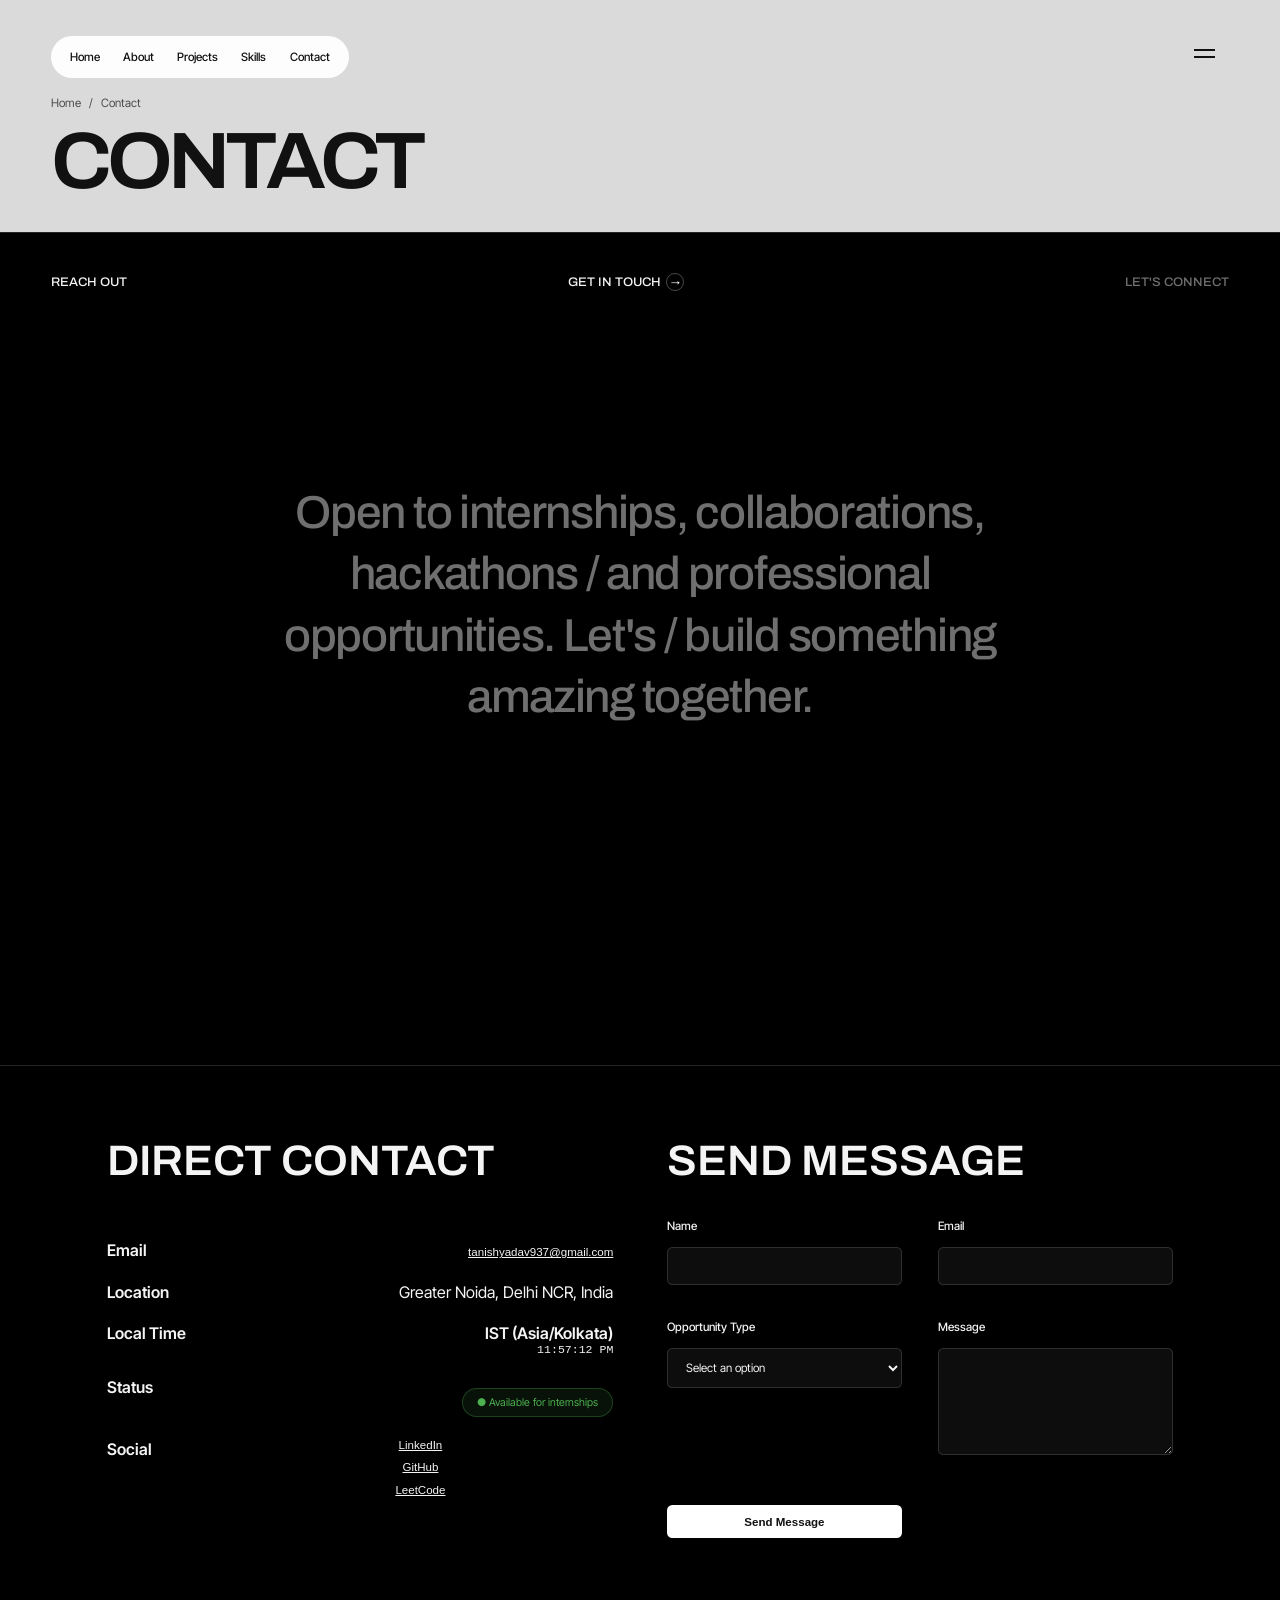
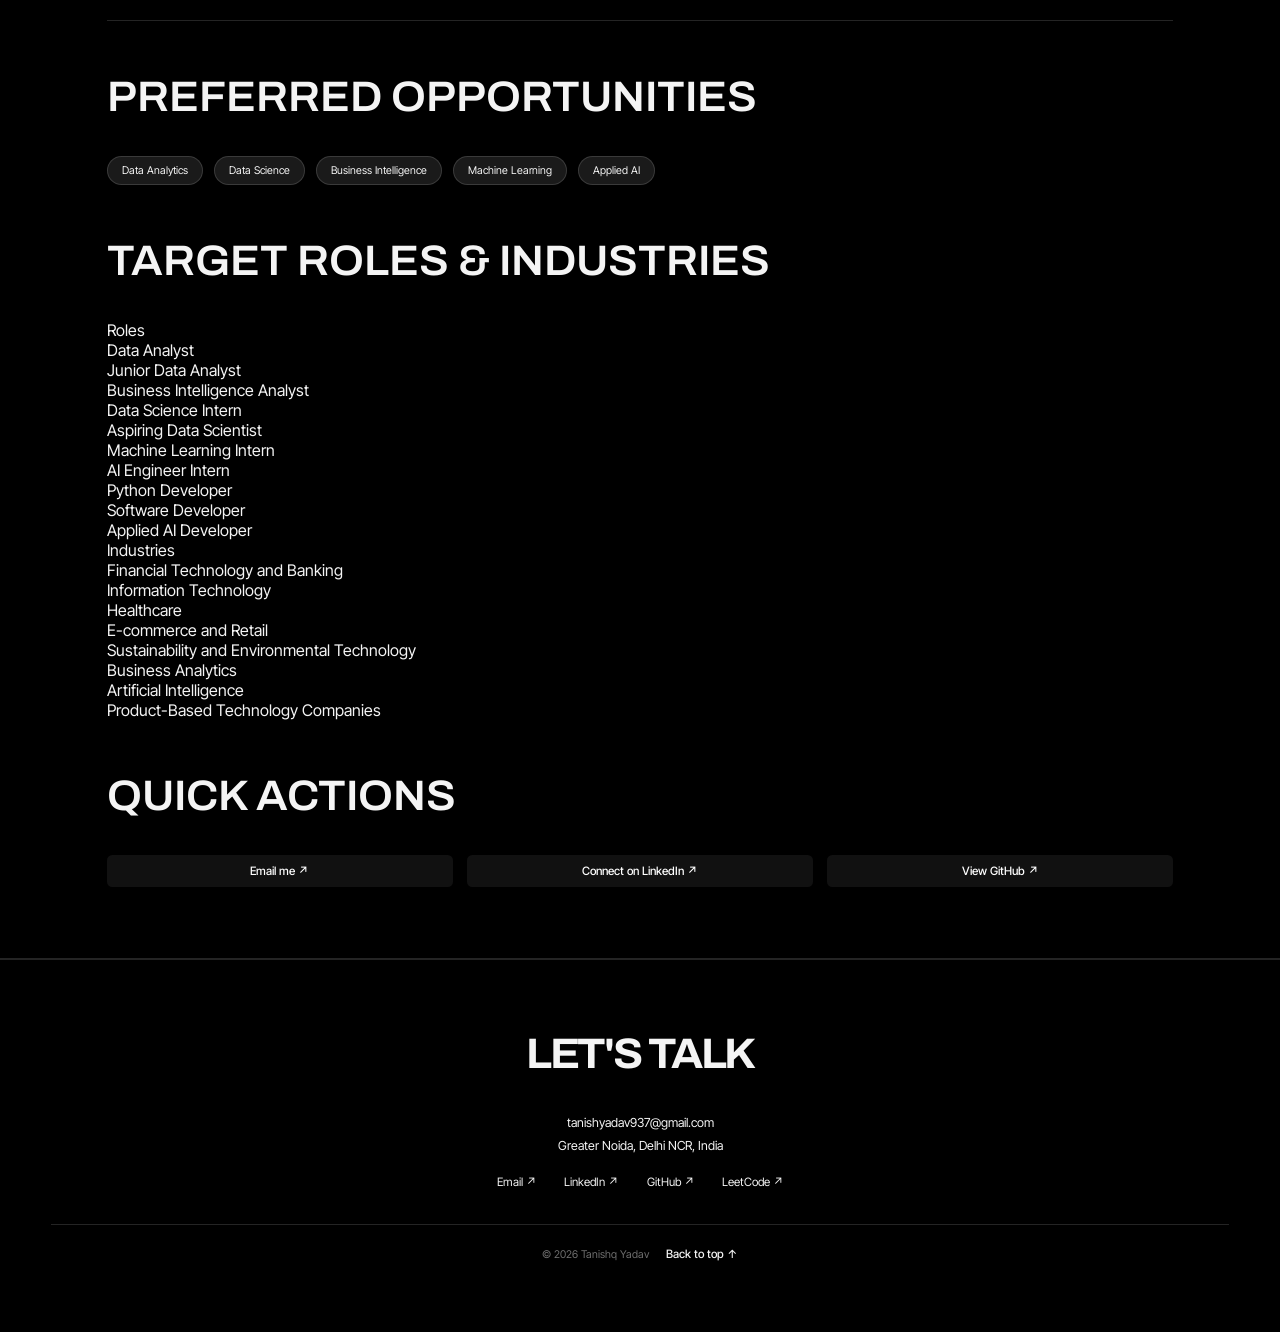
<file: contact.html>
<!DOCTYPE html>
<html lang="en">
<head>
  <meta charset="UTF-8">
  <meta name="viewport" content="width=device-width, initial-scale=1.0">
  <meta name="description" content="Contact Tanishq Yadav - Get in touch for internships, collaborations, and opportunities.">
  <title>Contact | Tanishq Yadav</title>
  <link rel="canonical" href="https://tanishqyadav.dev/contact.html">
  <link rel="preconnect" href="https://fonts.googleapis.com">
  <link rel="preconnect" href="https://fonts.gstatic.com" crossorigin>
  <link href="https://fonts.googleapis.com/css2?family=Inter+Tight:wght@100..900&family=Archivo:wdth,wght@62..125,100..900&display=swap" rel="stylesheet">
  <link rel="stylesheet" href="../assets/style.css">
  <style>
    .contact-layout {
      display: grid;
      grid-template-columns: 1fr 1fr;
      gap: calc(60 * var(--u));
      margin-bottom: calc(60 * var(--u));
    }

    .contact-info-list {
      display: flex;
      flex-direction: column;
      gap: calc(24 * var(--u));
    }

    .contact-info-item {
      display: flex;
      align-items: flex-start;
      gap: calc(16 * var(--u));
      justify-content: space-between;
    }

    .contact-info-label {
      font-weight: 600;
      min-width: calc(120 * var(--u));
    }

    .contact-info-value {
      text-align: right;
      flex: 1;
    }

    .copy-btn {
      background: transparent;
      border: none;
      color: var(--light-text);
      cursor: pointer;
      padding: 0;
      text-decoration: underline;
      font-size: calc(13 * var(--u));
    }

    .copy-btn:hover {
      opacity: 0.7;
    }

    .local-time-label {
      font-weight: 600;
    }

    .local-time-value {
      font-family: 'Courier New', monospace;
      font-size: calc(13 * var(--u));
    }

    .availability-pill {
      display: inline-flex;
      align-items: center;
      gap: calc(8 * var(--u));
      background: rgba(76, 175, 80, 0.1);
      border: 1px solid rgba(76, 175, 80, 0.3);
      padding: calc(8 * var(--u)) calc(16 * var(--u));
      border-radius: calc(20 * var(--u));
      font-size: calc(12 * var(--u));
      color: #4cb050;
      margin-top: calc(12 * var(--u));
    }

    .form-group label {
      display: block;
      margin-bottom: calc(8 * var(--u));
      font-weight: 500;
    }

    .form-input,
    .form-select,
    .form-textarea {
      width: 100%;
    }

    .form-submit {
      align-self: flex-start;
      margin-top: calc(16 * var(--u));
    }

    .preferred-opportunities {
      display: flex;
      gap: calc(12 * var(--u));
      flex-wrap: wrap;
      margin: calc(40 * var(--u)) 0;
    }

    .quick-actions {
      display: grid;
      grid-template-columns: repeat(3, 1fr);
      gap: calc(16 * var(--u));
      margin-top: calc(40 * var(--u));
    }

    @media (max-width: 760px) {
      .contact-layout {
        grid-template-columns: 1fr;
      }

      .contact-info-item {
        flex-direction: column;
      }

      .contact-info-value {
        text-align: left;
      }

      .quick-actions {
        grid-template-columns: 1fr;
      }
    }
  </style>
</head>
<body>
  <a href="#main" class="visually-hidden">Skip to content</a>

  <!-- HEADER -->
  <header class="header">
    <div class="header-top">
      <nav class="header-nav" aria-label="Main navigation">
        <a href="/" class="nav-link" data-section="home">Home</a>
        <a href="/about.html" class="nav-link" data-section="about">About</a>
        <a href="/projects.html" class="nav-link" data-section="projects">Projects</a>
        <a href="/skills.html" class="nav-link" data-section="skills">Skills</a>
        <a href="/contact.html" class="nav-link active" data-section="contact">Contact</a>
      </nav>
      <button class="header-brand-menu" aria-label="Menu" aria-expanded="false">
        <div class="menu-line"></div>
        <div class="menu-line"></div>
      </button>
    </div>
    <div class="breadcrumb">
      <a href="/">Home</a> <span>/</span> Contact
    </div>
    <h1 class="page-title">
      <span class="page-title-line">CONTACT</span>
    </h1>
  </header>

  <!-- MENU OVERLAY -->
  <nav class="menu-overlay" aria-label="Full page menu">
    <button class="menu-overlay-close" aria-label="Close menu">✕</button>
    <ul class="menu-list">
      <li><a href="/">Home</a></li>
      <li><a href="/about.html">About</a></li>
      <li><a href="/projects.html">Projects</a></li>
      <li><a href="/skills.html">Skills</a></li>
      <li><a href="/resume.html">Resume</a></li>
      <li><a href="/contact.html">Contact</a></li>
    </ul>
  </nav>

  <!-- BAR -->
  <div class="bar">
    <div class="bar-left">
      REACH OUT
    </div>
    <div class="bar-middle">
      GET IN TOUCH <span class="bar-arrow">→</span>
    </div>
    <div class="bar-right">
      LET'S CONNECT
    </div>
  </div>

  <!-- STATEMENT SECTION -->
  <section class="statement-section">
    <div class="statement-text">
      <span>Open</span> <span>to</span> <span>internships,</span> <span>collaborations,</span> <span>hackathons</span>
      <span>/</span> <span>and</span> <span>professional</span> <span>opportunities.</span> <span>Let's</span>
      <span>/</span> <span>build</span> <span>something</span> <span>amazing</span> <span>together.</span>
    </div>
  </section>

  <!-- MAIN CONTENT -->
  <main id="main">
    <section class="section-block">
      <div class="section-content">
        <div class="contact-layout">
          <!-- Left: Direct Contact -->
          <div class="contact-info-list">
            <h2 class="section-heading">Direct Contact</h2>
            
            <div class="contact-info-item">
              <div class="contact-info-label">Email</div>
              <div class="contact-info-value">
                <button class="copy-btn" data-copy="tanishyadav937@gmail.com">tanishyadav937@gmail.com</button>
              </div>
            </div>

            <div class="contact-info-item">
              <div class="contact-info-label">Location</div>
              <div class="contact-info-value">Greater Noida, Delhi NCR, India</div>
            </div>

            <div class="contact-info-item">
              <div class="contact-info-label">Local Time</div>
              <div class="contact-info-value">
                <div class="local-time-label">IST (Asia/Kolkata)</div>
                <div class="local-time-value">00:00:00 AM</div>
              </div>
            </div>

            <div class="contact-info-item">
              <div class="contact-info-label">Status</div>
              <div>
                <div class="availability-pill">● Available for internships</div>
              </div>
            </div>

            <div class="contact-info-item">
              <div class="contact-info-label">Social</div>
              <div class="contact-info-value">
                <div style="display: flex; gap: calc(12 * var(--u)); flex-direction: column;">
                  <button class="copy-btn" data-copy="https://www.linkedin.com/in/tanishq-yadav-a24656336/">LinkedIn</button>
                  <button class="copy-btn" data-copy="https://github.com/Tanishqyadav937">GitHub</button>
                  <button class="copy-btn" data-copy="https://leetcode.com/u/Tanishq_yadav/">LeetCode</button>
                </div>
              </div>
            </div>
          </div>

          <!-- Right: Contact Form -->
          <div>
            <h2 class="section-heading">Send Message</h2>
            <form class="contact-form">
              <div class="form-group">
                <label for="name" class="form-label">Name</label>
                <input type="text" id="name" name="name" class="form-input" required>
              </div>

              <div class="form-group">
                <label for="email" class="form-label">Email</label>
                <input type="email" id="email" name="email" class="form-input" required>
              </div>

              <div class="form-group">
                <label for="opportunity" class="form-label">Opportunity Type</label>
                <select id="opportunity" name="opportunity" class="form-select" required>
                  <option value="">Select an option</option>
                  <option value="Internship">Internship</option>
                  <option value="Collaboration">Collaboration</option>
                  <option value="Hackathon">Hackathon</option>
                  <option value="Full-time / Professional">Full-time / Professional</option>
                  <option value="Other">Other</option>
                </select>
              </div>

              <div class="form-group">
                <label for="message" class="form-label">Message</label>
                <textarea id="message" name="message" class="form-textarea" required></textarea>
              </div>

              <input type="email" name="website" class="form-honeypot" style="display: none;">

              <button type="submit" class="form-submit">Send Message</button>
            </form>
            <p style="font-size: calc(11 * var(--u)); color: var(--statement-grey); margin-top: calc(12 * var(--u));">
              <!-- Optional: Add data-endpoint="https://your-formspree-url" to form to enable backend submission -->
            </p>
          </div>
        </div>

        <!-- Preferred Opportunities -->
        <div style="margin-top: calc(80 * var(--u)); border-top: 1px solid var(--hairline-light); padding-top: calc(60 * var(--u));">
          <h3 class="section-heading">Preferred Opportunities</h3>
          <div class="preferred-opportunities">
            <span class="chip">Data Analytics</span>
            <span class="chip">Data Science</span>
            <span class="chip">Business Intelligence</span>
            <span class="chip">Machine Learning</span>
            <span class="chip">Applied AI</span>
          </div>
        </div>

        <!-- Target Roles & Industries -->
        <div style="margin-top: calc(60 * var(--u));">
          <h3 class="section-heading">Target Roles & Industries</h3>
          <div class="target-lists">
            <div class="target-list">
              <div class="target-list-title">Roles</div>
              <div class="target-item">Data Analyst</div>
              <div class="target-item">Junior Data Analyst</div>
              <div class="target-item">Business Intelligence Analyst</div>
              <div class="target-item">Data Science Intern</div>
              <div class="target-item">Aspiring Data Scientist</div>
              <div class="target-item">Machine Learning Intern</div>
              <div class="target-item">AI Engineer Intern</div>
              <div class="target-item">Python Developer</div>
              <div class="target-item">Software Developer</div>
              <div class="target-item">Applied AI Developer</div>
            </div>
            <div class="target-list">
              <div class="target-list-title">Industries</div>
              <div class="target-item">Financial Technology and Banking</div>
              <div class="target-item">Information Technology</div>
              <div class="target-item">Healthcare</div>
              <div class="target-item">E-commerce and Retail</div>
              <div class="target-item">Sustainability and Environmental Technology</div>
              <div class="target-item">Business Analytics</div>
              <div class="target-item">Artificial Intelligence</div>
              <div class="target-item">Product-Based Technology Companies</div>
            </div>
          </div>
        </div>

        <!-- Quick Actions -->
        <div style="margin-top: calc(60 * var(--u));">
          <h3 class="section-heading">Quick Actions</h3>
          <div class="quick-actions">
            <a href="mailto:tanishyadav937@gmail.com" class="btn" style="justify-content: center;">Email me ↗</a>
            <a href="https://www.linkedin.com/in/tanishq-yadav-a24656336/" target="_blank" rel="noopener" class="btn" style="justify-content: center;">Connect on LinkedIn ↗</a>
            <a href="https://github.com/Tanishqyadav937" target="_blank" rel="noopener" class="btn" style="justify-content: center;">View GitHub ↗</a>
          </div>
        </div>
      </div>
    </section>
  </main>

  <!-- FOOTER -->
  <footer class="footer">
    <div class="footer-headline">LET'S TALK</div>
    <div class="footer-content">
      <div class="footer-contact">
        tanishyadav937@gmail.com<br>
        Greater Noida, Delhi NCR, India
      </div>
      <div class="footer-links">
        <a href="mailto:tanishyadav937@gmail.com" class="footer-link">Email ↗</a>
        <a href="https://www.linkedin.com/in/tanishq-yadav-a24656336/" target="_blank" rel="noopener" class="footer-link">LinkedIn ↗</a>
        <a href="https://github.com/Tanishqyadav937" target="_blank" rel="noopener" class="footer-link">GitHub ↗</a>
        <a href="https://leetcode.com/u/Tanishq_yadav/" target="_blank" rel="noopener" class="footer-link">LeetCode ↗</a>
      </div>
    </div>
    <div class="footer-copy">
      © 2026 Tanishq Yadav
      <a href="#top" class="back-to-top">Back to top ↑</a>
    </div>
  </footer>

  <script src="../assets/app.js"></script>
  <script>
    function initLocalTime() {
      const el = document.querySelector('.local-time-value');
      function update() {
        const formatter = new Intl.DateTimeFormat('en-US', {
          timeZone: 'Asia/Kolkata',
          hour: '2-digit',
          minute: '2-digit',
          second: '2-digit',
          hour12: true
        });
        el.textContent = formatter.format(new Date());
      }
      update();
      setInterval(update, 1000);
    }
    initLocalTime();
  </script>
</body>
</html>
</file>
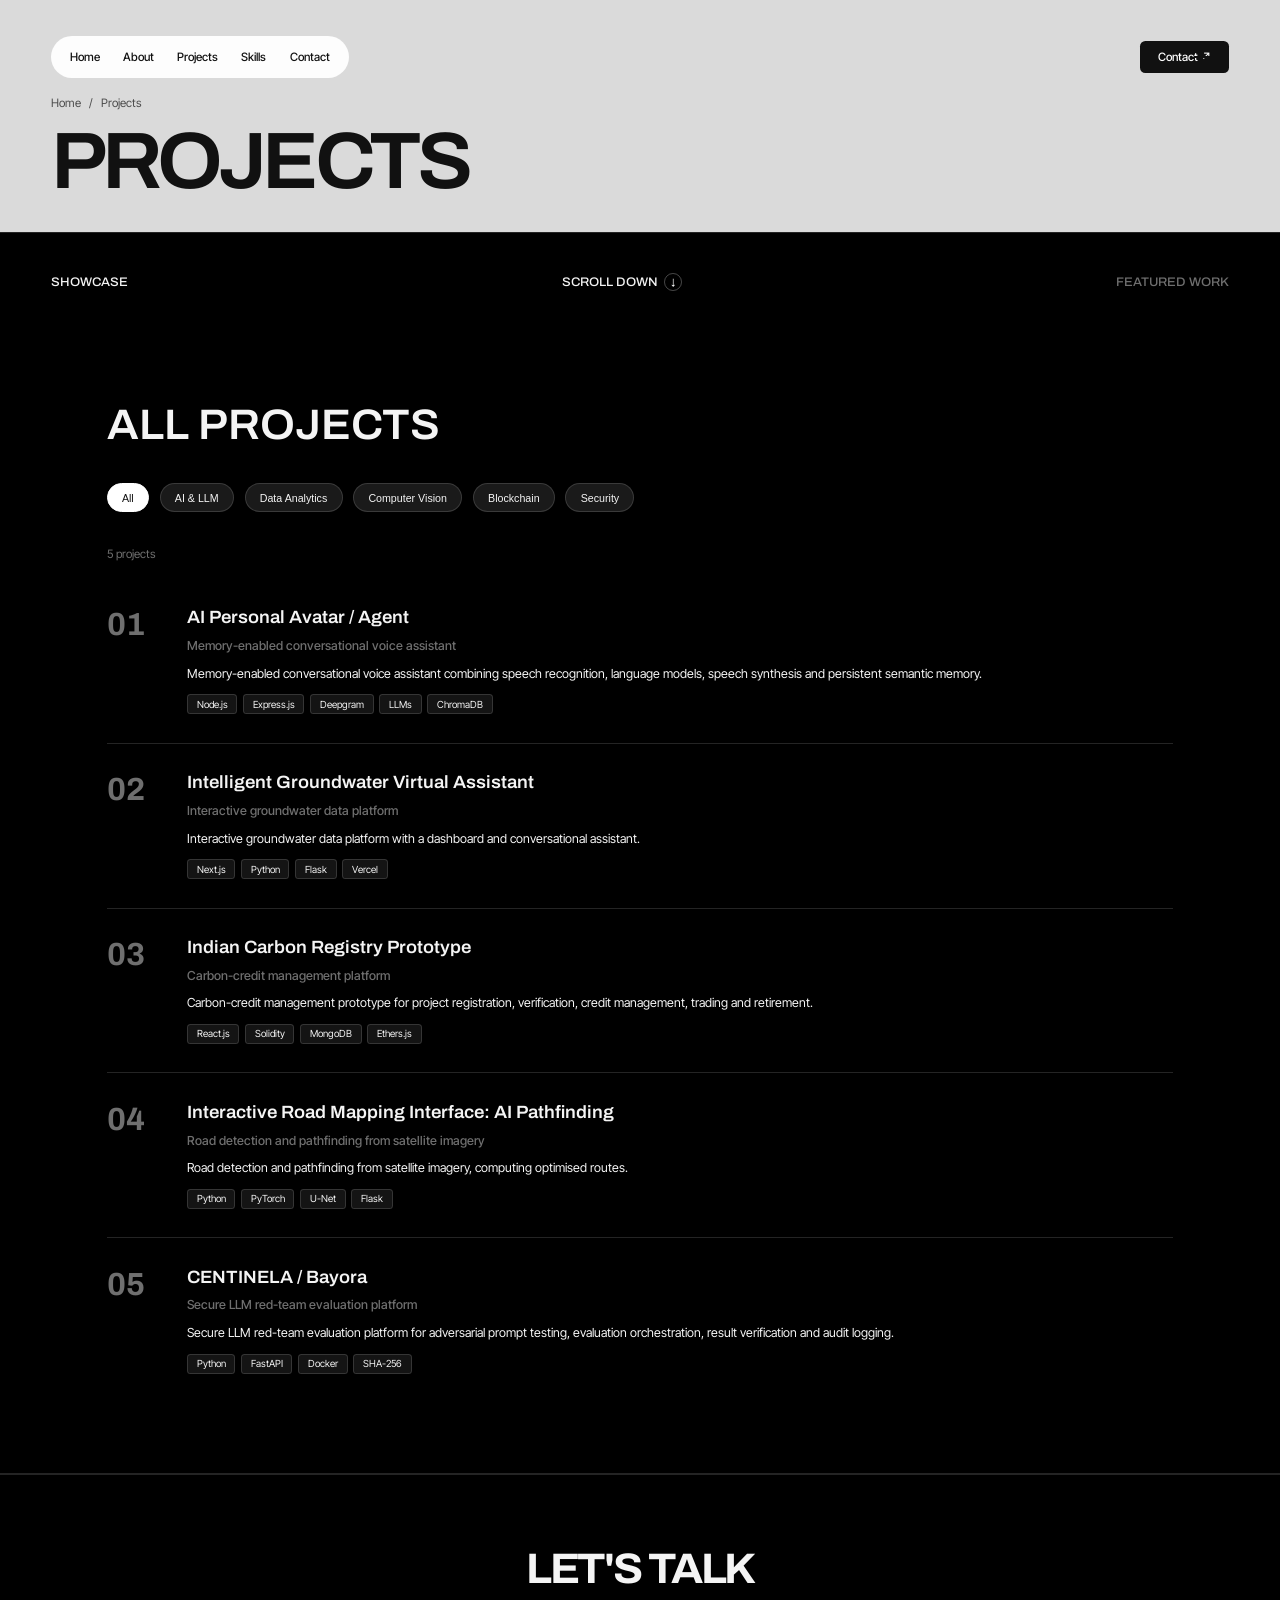
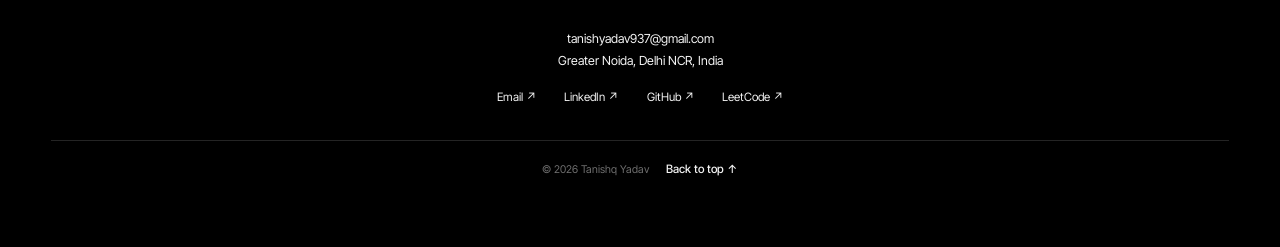
<file: projects.html>
<!DOCTYPE html>
<html lang="en">
<head>
  <meta charset="UTF-8">
  <meta name="viewport" content="width=device-width, initial-scale=1.0">
  <meta name="description" content="All projects by Tanishq Yadav - AI, data analytics, blockchain, and computer vision.">
  <title>Projects | Tanishq Yadav</title>
  <link rel="canonical" href="https://tanishqyadav.dev/projects.html">
  <link rel="preconnect" href="https://fonts.googleapis.com">
  <link rel="preconnect" href="https://fonts.gstatic.com" crossorigin>
  <link href="https://fonts.googleapis.com/css2?family=Inter+Tight:wght@100..900&family=Archivo:wdth,wght@62..125,100..900&display=swap" rel="stylesheet">
  <link rel="stylesheet" href="../assets/style.css">
  <style>
    .filter-container {
      display: flex;
      gap: calc(12 * var(--u));
      flex-wrap: wrap;
      margin-bottom: calc(40 * var(--u));
    }

    .filter-chip {
      cursor: pointer;
    }

    .result-count {
      font-size: calc(13 * var(--u));
      color: var(--statement-grey);
      margin-bottom: calc(20 * var(--u));
    }
  </style>
</head>
<body>
  <a href="#main" class="visually-hidden">Skip to content</a>

  <!-- HEADER -->
  <header class="header">
    <div class="header-top">
      <nav class="header-nav" aria-label="Main navigation">
        <a href="/" class="nav-link" data-section="home">Home</a>
        <a href="/about.html" class="nav-link" data-section="about">About</a>
        <a href="/projects.html" class="nav-link active" data-section="projects">Projects</a>
        <a href="/skills.html" class="nav-link" data-section="skills">Skills</a>
        <a href="/contact.html" class="nav-link" data-section="contact">Contact</a>
      </nav>
      <a href="/contact.html" class="header-cta">Contact ↗</a>
      <button class="header-brand-menu" aria-label="Menu" aria-expanded="false">
        <div class="menu-line"></div>
        <div class="menu-line"></div>
      </button>
    </div>
    <div class="breadcrumb">
      <a href="/">Home</a> <span>/</span> Projects
    </div>
    <h1 class="page-title">
      <span class="page-title-line">PROJECTS</span>
    </h1>
  </header>

  <!-- MENU OVERLAY -->
  <nav class="menu-overlay" aria-label="Full page menu">
    <button class="menu-overlay-close" aria-label="Close menu">✕</button>
    <ul class="menu-list">
      <li><a href="/">Home</a></li>
      <li><a href="/about.html">About</a></li>
      <li><a href="/projects.html">Projects</a></li>
      <li><a href="/skills.html">Skills</a></li>
      <li><a href="/resume.html">Resume</a></li>
      <li><a href="/contact.html">Contact</a></li>
    </ul>
  </nav>

  <!-- BAR -->
  <div class="bar">
    <div class="bar-left">
      SHOWCASE
    </div>
    <div class="bar-middle">
      SCROLL DOWN <span class="bar-arrow">↓</span>
    </div>
    <div class="bar-right">
      FEATURED WORK
    </div>
  </div>

  <!-- MAIN CONTENT -->
  <main id="main">
    <section class="section-block">
      <div class="section-content">
        <h2 class="section-heading">All Projects</h2>
        
        <div class="filter-container">
          <button class="chip filter-chip active" data-filter="all">All</button>
          <button class="chip filter-chip" data-filter="AI & LLM">AI & LLM</button>
          <button class="chip filter-chip" data-filter="Data Analytics">Data Analytics</button>
          <button class="chip filter-chip" data-filter="Computer Vision">Computer Vision</button>
          <button class="chip filter-chip" data-filter="Blockchain">Blockchain</button>
          <button class="chip filter-chip" data-filter="Security">Security</button>
        </div>

        <div class="result-count">5 projects</div>

        <a href="/projects/ai-personal-avatar.html" class="project-row" data-categories="AI & LLM">
          <div class="project-number">01</div>
          <div class="project-content">
            <div class="project-title">AI Personal Avatar / Agent</div>
            <div class="project-tagline">Memory-enabled conversational voice assistant</div>
            <div class="project-description">Memory-enabled conversational voice assistant combining speech recognition, language models, speech synthesis and persistent semantic memory.</div>
            <div class="stack-chips">
              <span class="stack-chip">Node.js</span>
              <span class="stack-chip">Express.js</span>
              <span class="stack-chip">Deepgram</span>
              <span class="stack-chip">LLMs</span>
              <span class="stack-chip">ChromaDB</span>
            </div>
          </div>
        </a>

        <a href="/projects/groundwater-assistant.html" class="project-row" data-categories="Data Analytics,AI & LLM">
          <div class="project-number">02</div>
          <div class="project-content">
            <div class="project-title">Intelligent Groundwater Virtual Assistant</div>
            <div class="project-tagline">Interactive groundwater data platform</div>
            <div class="project-description">Interactive groundwater data platform with a dashboard and conversational assistant.</div>
            <div class="stack-chips">
              <span class="stack-chip">Next.js</span>
              <span class="stack-chip">Python</span>
              <span class="stack-chip">Flask</span>
              <span class="stack-chip">Vercel</span>
            </div>
          </div>
        </a>

        <a href="/projects/carbon-registry.html" class="project-row" data-categories="Blockchain">
          <div class="project-number">03</div>
          <div class="project-content">
            <div class="project-title">Indian Carbon Registry Prototype</div>
            <div class="project-tagline">Carbon-credit management platform</div>
            <div class="project-description">Carbon-credit management prototype for project registration, verification, credit management, trading and retirement.</div>
            <div class="stack-chips">
              <span class="stack-chip">React.js</span>
              <span class="stack-chip">Solidity</span>
              <span class="stack-chip">MongoDB</span>
              <span class="stack-chip">Ethers.js</span>
            </div>
          </div>
        </a>

        <a href="/projects/road-mapping-ai-pathfinding.html" class="project-row" data-categories="Computer Vision">
          <div class="project-number">04</div>
          <div class="project-content">
            <div class="project-title">Interactive Road Mapping Interface: AI Pathfinding</div>
            <div class="project-tagline">Road detection and pathfinding from satellite imagery</div>
            <div class="project-description">Road detection and pathfinding from satellite imagery, computing optimised routes.</div>
            <div class="stack-chips">
              <span class="stack-chip">Python</span>
              <span class="stack-chip">PyTorch</span>
              <span class="stack-chip">U-Net</span>
              <span class="stack-chip">Flask</span>
            </div>
          </div>
        </a>

        <a href="/projects/centinela-bayora.html" class="project-row" data-categories="Security,AI & LLM">
          <div class="project-number">05</div>
          <div class="project-content">
            <div class="project-title">CENTINELA / Bayora</div>
            <div class="project-tagline">Secure LLM red-team evaluation platform</div>
            <div class="project-description">Secure LLM red-team evaluation platform for adversarial prompt testing, evaluation orchestration, result verification and audit logging.</div>
            <div class="stack-chips">
              <span class="stack-chip">Python</span>
              <span class="stack-chip">FastAPI</span>
              <span class="stack-chip">Docker</span>
              <span class="stack-chip">SHA-256</span>
            </div>
          </div>
        </a>
      </div>
    </section>
  </main>

  <!-- FOOTER -->
  <footer class="footer">
    <div class="footer-headline">LET'S TALK</div>
    <div class="footer-content">
      <div class="footer-contact">
        tanishyadav937@gmail.com<br>
        Greater Noida, Delhi NCR, India
      </div>
      <div class="footer-links">
        <a href="mailto:tanishyadav937@gmail.com" class="footer-link">Email ↗</a>
        <a href="https://www.linkedin.com/in/tanishq-yadav-a24656336/" target="_blank" rel="noopener" class="footer-link">LinkedIn ↗</a>
        <a href="https://github.com/Tanishqyadav937" target="_blank" rel="noopener" class="footer-link">GitHub ↗</a>
        <a href="https://leetcode.com/u/Tanishq_yadav/" target="_blank" rel="noopener" class="footer-link">LeetCode ↗</a>
      </div>
    </div>
    <div class="footer-copy">
      © 2026 Tanishq Yadav
      <a href="#top" class="back-to-top">Back to top ↑</a>
    </div>
  </footer>

  <script src="../assets/app.js"></script>
</body>
</html>
</file>
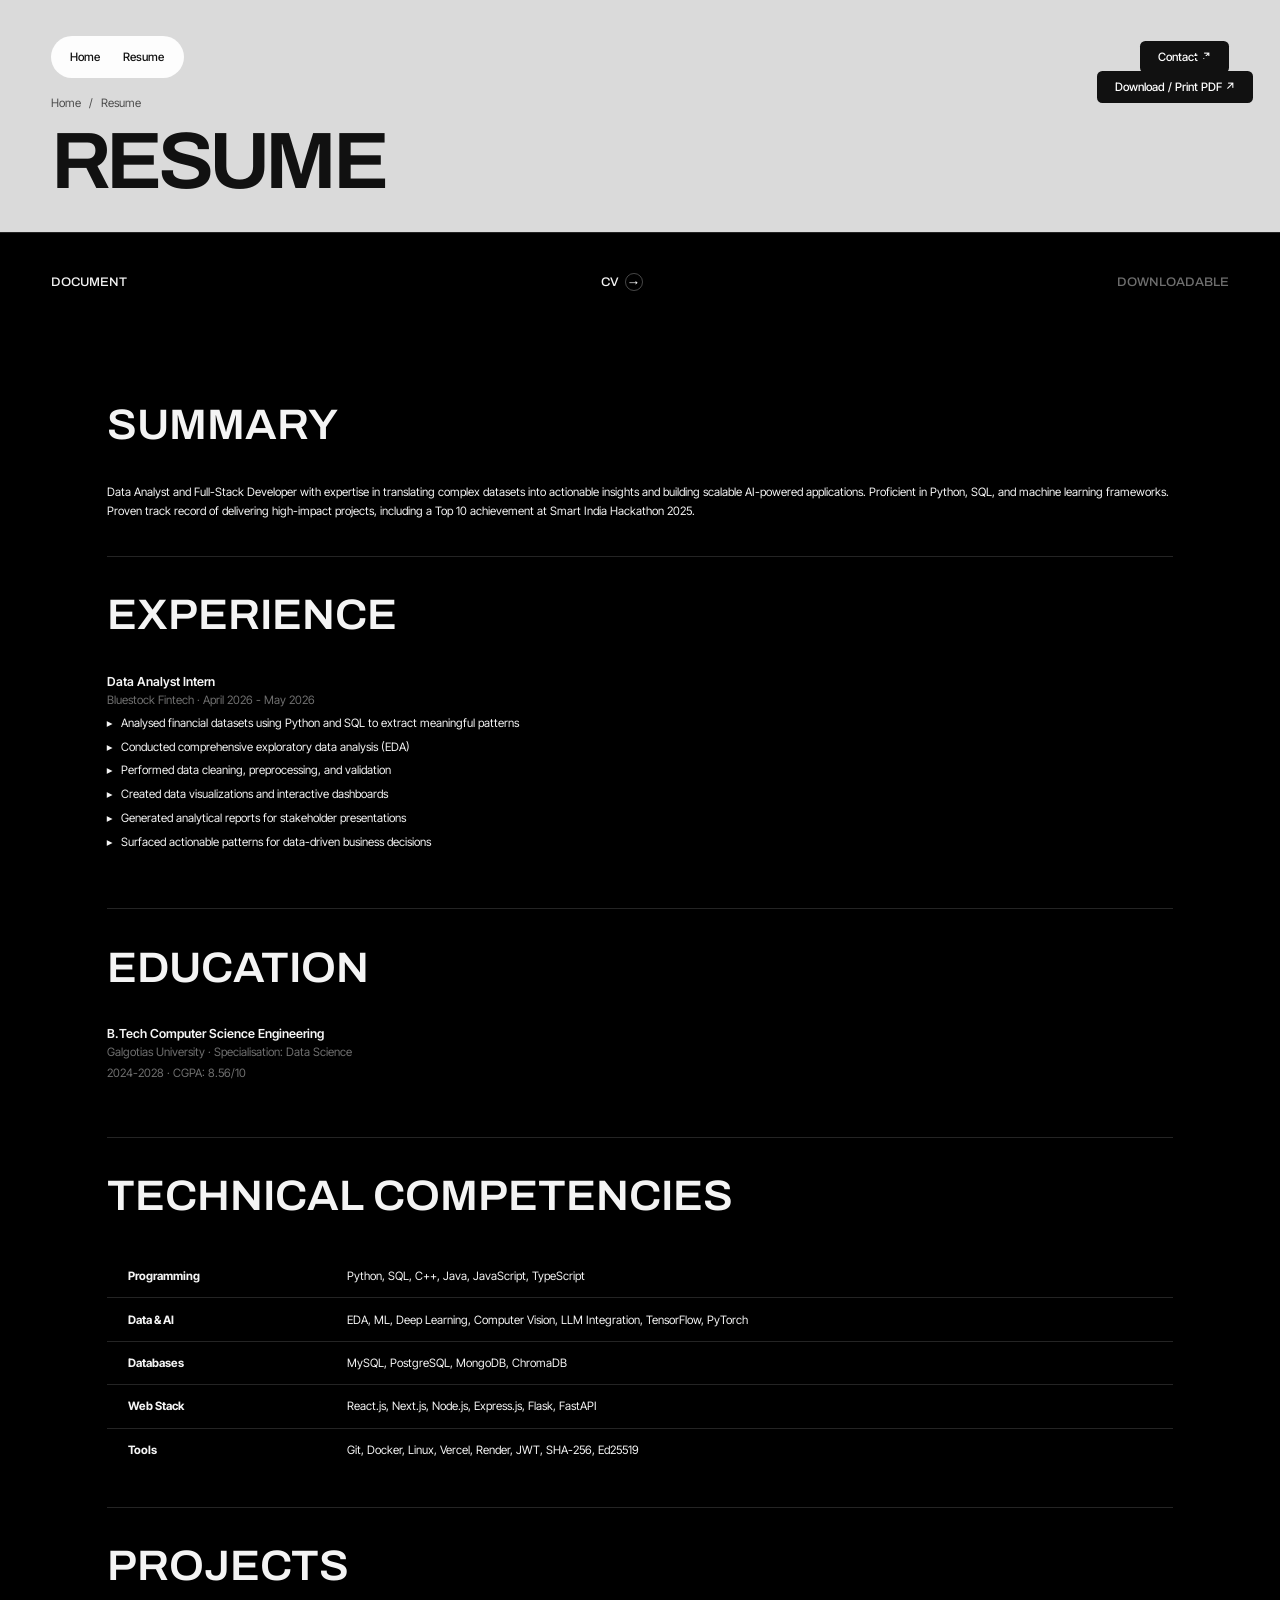
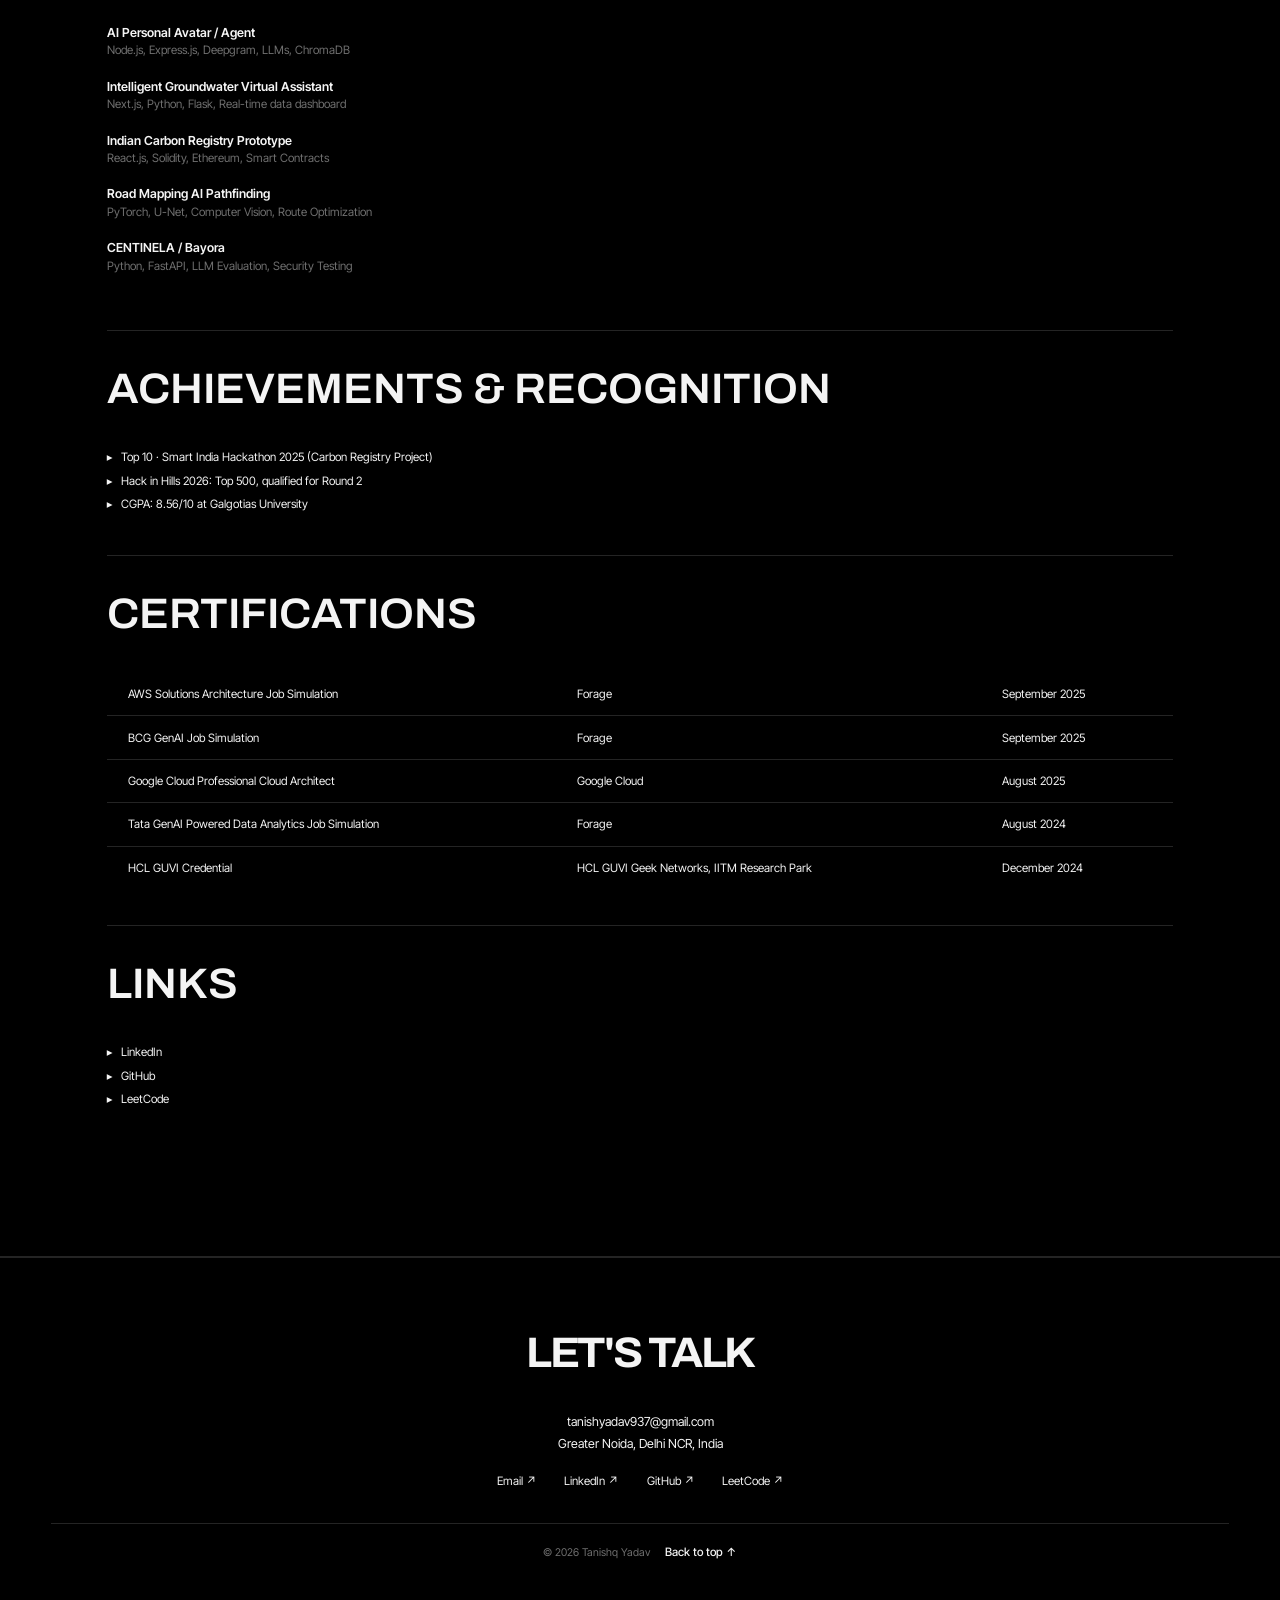
<file: resume.html>
<!DOCTYPE html>
<html lang="en">
<head>
  <meta charset="UTF-8">
  <meta name="viewport" content="width=device-width, initial-scale=1.0">
  <meta name="description" content="Resume of Tanishq Yadav - Education, experience, skills, projects, and certifications.">
  <title>Resume | Tanishq Yadav</title>
  <link rel="canonical" href="https://tanishqyadav.dev/resume.html">
  <link rel="preconnect" href="https://fonts.googleapis.com">
  <link rel="preconnect" href="https://fonts.gstatic.com" crossorigin>
  <link href="https://fonts.googleapis.com/css2?family=Inter+Tight:wght@100..900&family=Archivo:wdth,wght@62..125,100..900&display=swap" rel="stylesheet">
  <link rel="stylesheet" href="../assets/style.css">
  <style>
    .resume-section {
      margin-bottom: calc(40 * var(--u));
      padding-bottom: calc(40 * var(--u));
      border-bottom: 1px solid var(--hairline-light);
    }

    .resume-section:last-child {
      border-bottom: none;
    }

    .resume-item {
      margin-bottom: calc(24 * var(--u));
    }

    .resume-title {
      font-weight: 600;
      font-size: calc(14 * var(--u));
      margin-bottom: calc(4 * var(--u));
    }

    .resume-subtitle {
      font-size: calc(13 * var(--u));
      color: var(--statement-grey);
      margin-bottom: calc(8 * var(--u));
    }

    .resume-bullets {
      list-style: none;
      padding-left: 0;
    }

    .resume-bullets li {
      font-size: calc(13 * var(--u));
      line-height: 1.6;
      margin-bottom: calc(6 * var(--u));
      padding-left: calc(16 * var(--u));
      position: relative;
    }

    .resume-bullets li::before {
      content: '▸';
      position: absolute;
      left: 0;
    }

    .print-button {
      position: fixed;
      top: calc(80 * var(--u));
      right: calc(30 * var(--u));
      z-index: 100;
    }

    @media print {
      .header, .footer, .bar, .print-button {
        display: none !important;
      }
      body {
        background: white;
      }
      .section-block {
        background: white;
        border: none;
        padding: calc(20 * var(--u));
      }
    }

    @media (max-width: 760px) {
      .print-button {
        position: relative;
        top: 0;
        right: 0;
        margin-bottom: calc(20 * var(--u));
      }
    }
  </style>
</head>
<body>
  <a href="#main" class="visually-hidden">Skip to content</a>

  <header class="header">
    <div class="header-top">
      <nav class="header-nav" aria-label="Main navigation">
        <a href="/" class="nav-link" data-section="home">Home</a>
        <a href="/resume.html" class="nav-link active" data-section="resume">Resume</a>
      </nav>
      <a href="/contact.html" class="header-cta">Contact ↗</a>
      <button class="header-brand-menu" aria-label="Menu" aria-expanded="false">
        <div class="menu-line"></div>
        <div class="menu-line"></div>
      </button>
    </div>
    <div class="breadcrumb"><a href="/">Home</a> <span>/</span> Resume</div>
    <h1 class="page-title"><span class="page-title-line">RESUME</span></h1>
  </header>

  <nav class="menu-overlay" aria-label="Full page menu">
    <button class="menu-overlay-close" aria-label="Close menu">✕</button>
    <ul class="menu-list">
      <li><a href="/">Home</a></li>
      <li><a href="/about.html">About</a></li>
      <li><a href="/projects.html">Projects</a></li>
      <li><a href="/skills.html">Skills</a></li>
      <li><a href="/resume.html">Resume</a></li>
      <li><a href="/contact.html">Contact</a></li>
    </ul>
  </nav>

  <div class="bar">
    <div class="bar-left">DOCUMENT</div>
    <div class="bar-middle">CV <span class="bar-arrow">→</span></div>
    <div class="bar-right">DOWNLOADABLE</div>
  </div>

  <main id="main">
    <section class="section-block">
      <div class="section-content">
        <button class="print-button btn" onclick="window.print()">Download / Print PDF ↗</button>

        <div class="resume-section">
          <h2 class="section-heading">Summary</h2>
          <p style="font-size: calc(13 * var(--u)); line-height: 1.6;">
            Data Analyst and Full-Stack Developer with expertise in translating complex datasets into actionable insights and building scalable AI-powered applications. Proficient in Python, SQL, and machine learning frameworks. Proven track record of delivering high-impact projects, including a Top 10 achievement at Smart India Hackathon 2025.
          </p>
        </div>

        <div class="resume-section">
          <h2 class="section-heading">Experience</h2>
          <div class="resume-item">
            <div class="resume-title">Data Analyst Intern</div>
            <div class="resume-subtitle">Bluestock Fintech · April 2026 - May 2026</div>
            <ul class="resume-bullets">
              <li>Analysed financial datasets using Python and SQL to extract meaningful patterns</li>
              <li>Conducted comprehensive exploratory data analysis (EDA)</li>
              <li>Performed data cleaning, preprocessing, and validation</li>
              <li>Created data visualizations and interactive dashboards</li>
              <li>Generated analytical reports for stakeholder presentations</li>
              <li>Surfaced actionable patterns for data-driven business decisions</li>
            </ul>
          </div>
        </div>

        <div class="resume-section">
          <h2 class="section-heading">Education</h2>
          <div class="resume-item">
            <div class="resume-title">B.Tech Computer Science Engineering</div>
            <div class="resume-subtitle">Galgotias University · Specialisation: Data Science</div>
            <div class="resume-subtitle">2024-2028 · CGPA: 8.56/10</div>
          </div>
        </div>

        <div class="resume-section">
          <h2 class="section-heading">Technical Competencies</h2>
          <table class="skills-table">
            <tbody>
              <tr><td><strong>Programming</strong></td><td>Python, SQL, C++, Java, JavaScript, TypeScript</td></tr>
              <tr><td><strong>Data & AI</strong></td><td>EDA, ML, Deep Learning, Computer Vision, LLM Integration, TensorFlow, PyTorch</td></tr>
              <tr><td><strong>Databases</strong></td><td>MySQL, PostgreSQL, MongoDB, ChromaDB</td></tr>
              <tr><td><strong>Web Stack</strong></td><td>React.js, Next.js, Node.js, Express.js, Flask, FastAPI</td></tr>
              <tr><td><strong>Tools</strong></td><td>Git, Docker, Linux, Vercel, Render, JWT, SHA-256, Ed25519</td></tr>
            </tbody>
          </table>
        </div>

        <div class="resume-section">
          <h2 class="section-heading">Projects</h2>
          <div class="resume-item">
            <div class="resume-title">AI Personal Avatar / Agent</div>
            <div class="resume-subtitle">Node.js, Express.js, Deepgram, LLMs, ChromaDB</div>
          </div>
          <div class="resume-item">
            <div class="resume-title">Intelligent Groundwater Virtual Assistant</div>
            <div class="resume-subtitle">Next.js, Python, Flask, Real-time data dashboard</div>
          </div>
          <div class="resume-item">
            <div class="resume-title">Indian Carbon Registry Prototype</div>
            <div class="resume-subtitle">React.js, Solidity, Ethereum, Smart Contracts</div>
          </div>
          <div class="resume-item">
            <div class="resume-title">Road Mapping AI Pathfinding</div>
            <div class="resume-subtitle">PyTorch, U-Net, Computer Vision, Route Optimization</div>
          </div>
          <div class="resume-item">
            <div class="resume-title">CENTINELA / Bayora</div>
            <div class="resume-subtitle">Python, FastAPI, LLM Evaluation, Security Testing</div>
          </div>
        </div>

        <div class="resume-section">
          <h2 class="section-heading">Achievements & Recognition</h2>
          <ul class="resume-bullets">
            <li>Top 10 · Smart India Hackathon 2025 (Carbon Registry Project)</li>
            <li>Hack in Hills 2026: Top 500, qualified for Round 2</li>
            <li>CGPA: 8.56/10 at Galgotias University</li>
          </ul>
        </div>

        <div class="resume-section">
          <h2 class="section-heading">Certifications</h2>
          <!-- verify exact Google Cloud credential title and active status before publishing -->
          <table class="cert-table">
            <tbody>
              <tr>
                <td>AWS Solutions Architecture Job Simulation</td>
                <td>Forage</td>
                <td>September 2025</td>
              </tr>
              <tr>
                <td>BCG GenAI Job Simulation</td>
                <td>Forage</td>
                <td>September 2025</td>
              </tr>
              <tr>
                <td>Google Cloud Professional Cloud Architect</td>
                <td>Google Cloud</td>
                <td>August 2025</td>
              </tr>
              <tr>
                <td>Tata GenAI Powered Data Analytics Job Simulation</td>
                <td>Forage</td>
                <td>August 2024</td>
              </tr>
              <tr>
                <td>HCL GUVI Credential</td>
                <td>HCL GUVI Geek Networks, IITM Research Park</td>
                <td>December 2024</td>
              </tr>
            </tbody>
          </table>
        </div>

        <div class="resume-section">
          <h2 class="section-heading">Links</h2>
          <ul class="resume-bullets">
            <li><a href="https://www.linkedin.com/in/tanishq-yadav-a24656336/" target="_blank" rel="noopener">LinkedIn</a></li>
            <li><a href="https://github.com/Tanishqyadav937" target="_blank" rel="noopener">GitHub</a></li>
            <li><a href="https://leetcode.com/u/Tanishq_yadav/" target="_blank" rel="noopener">LeetCode</a></li>
          </ul>
        </div>
      </div>
    </section>
  </main>

  <footer class="footer">
    <div class="footer-headline">LET'S TALK</div>
    <div class="footer-content">
      <div class="footer-contact">tanishyadav937@gmail.com<br>Greater Noida, Delhi NCR, India</div>
      <div class="footer-links">
        <a href="mailto:tanishyadav937@gmail.com" class="footer-link">Email ↗</a>
        <a href="https://www.linkedin.com/in/tanishq-yadav-a24656336/" target="_blank" rel="noopener" class="footer-link">LinkedIn ↗</a>
        <a href="https://github.com/Tanishqyadav937" target="_blank" rel="noopener" class="footer-link">GitHub ↗</a>
        <a href="https://leetcode.com/u/Tanishq_yadav/" target="_blank" rel="noopener" class="footer-link">LeetCode ↗</a>
      </div>
    </div>
    <div class="footer-copy">© 2026 Tanishq Yadav<a href="#top" class="back-to-top">Back to top ↑</a></div>
  </footer>

  <script src="../assets/app.js"></script>
</body>
</html>
</file>
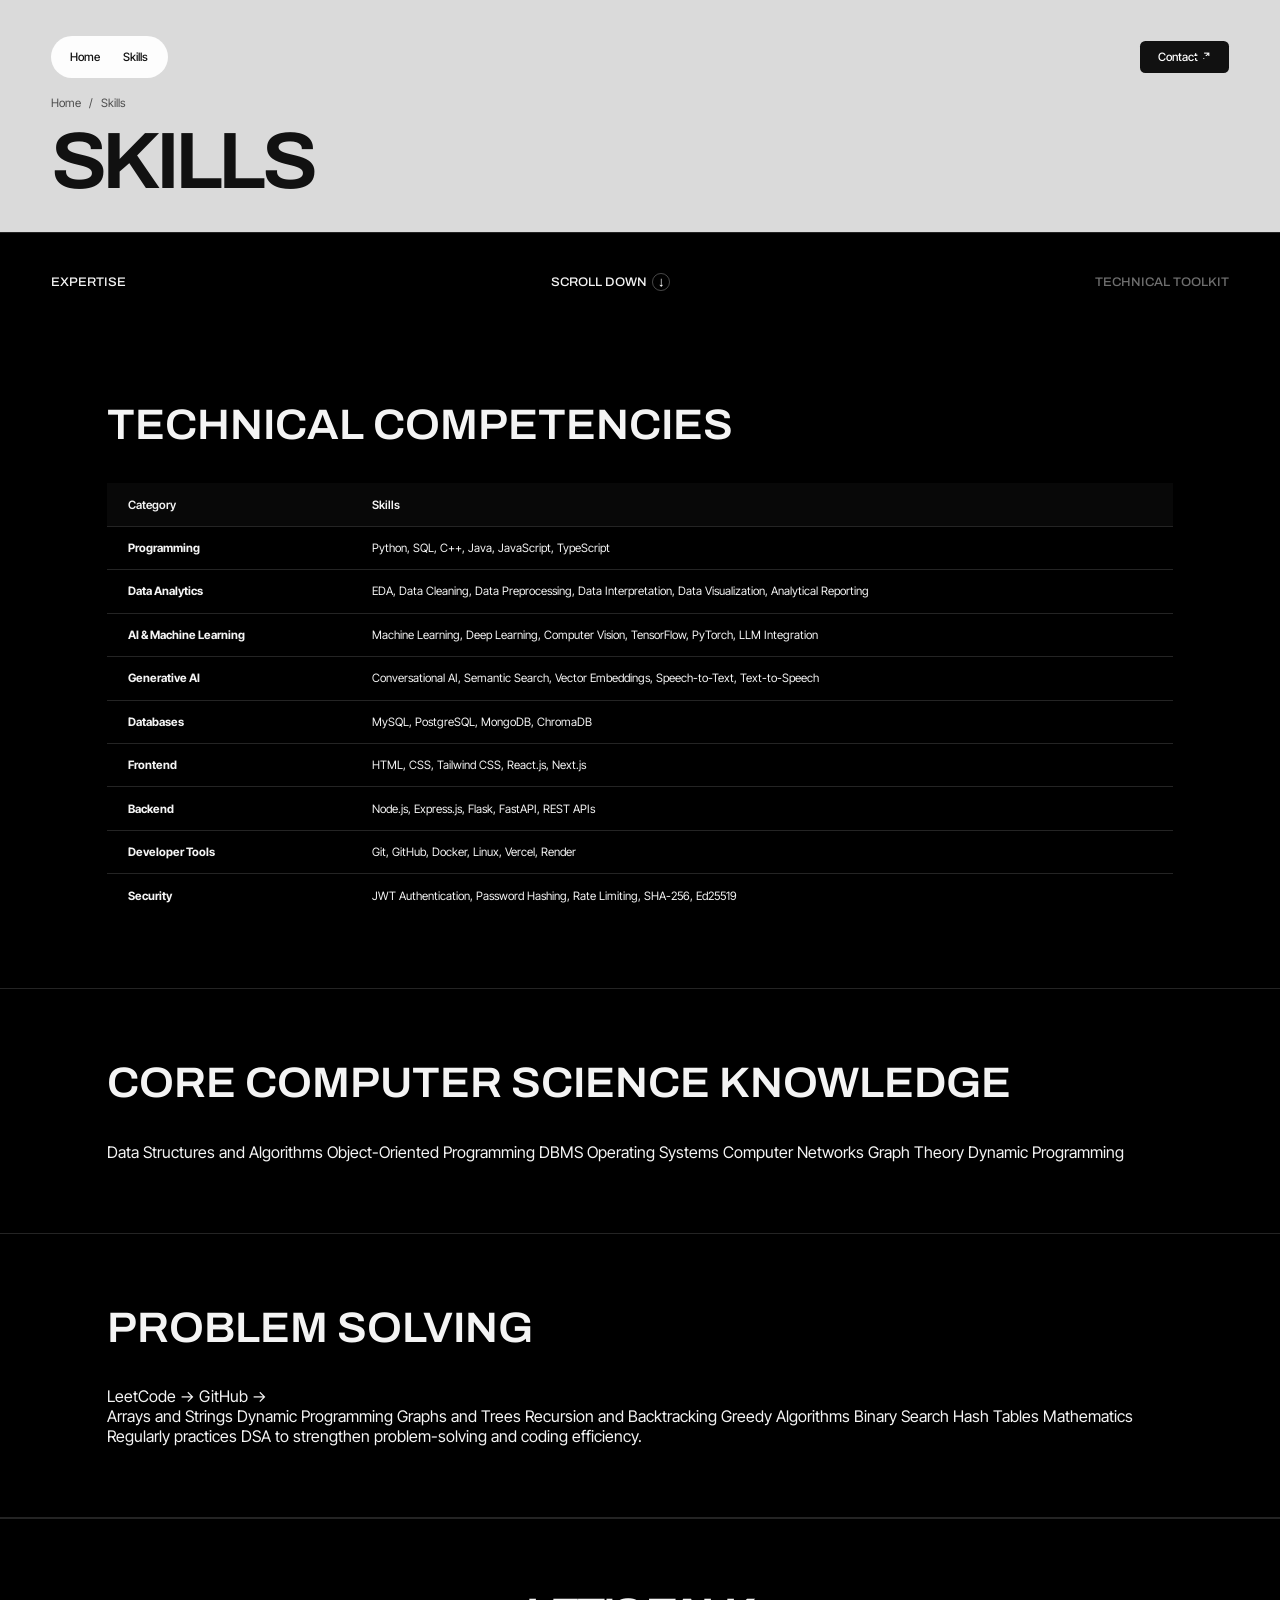
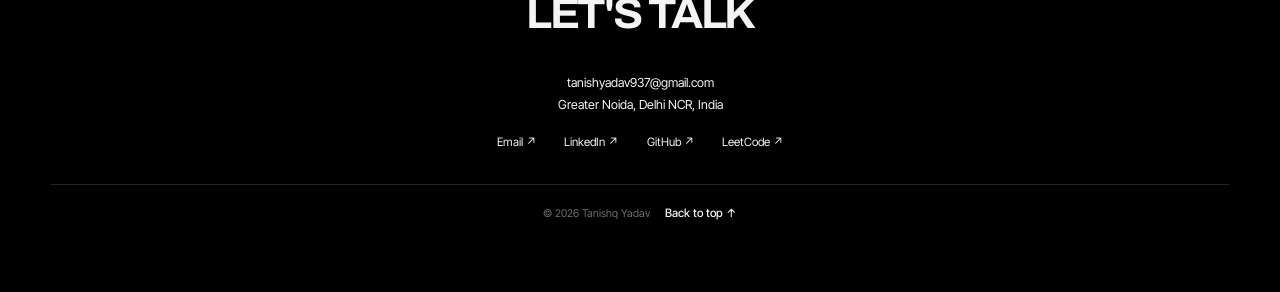
<file: skills.html>
<!DOCTYPE html>
<html lang="en">
<head>
  <meta charset="UTF-8">
  <meta name="viewport" content="width=device-width, initial-scale=1.0">
  <meta name="description" content="Technical skills and competencies - Programming, data analytics, AI, databases, and tools.">
  <title>Skills | Tanishq Yadav</title>
  <link rel="canonical" href="https://tanishqyadav.dev/skills.html">
  <link rel="preconnect" href="https://fonts.googleapis.com">
  <link rel="preconnect" href="https://fonts.gstatic.com" crossorigin>
  <link href="https://fonts.googleapis.com/css2?family=Inter+Tight:wght@100..900&family=Archivo:wdth,wght@62..125,100..900&display=swap" rel="stylesheet">
  <link rel="stylesheet" href="../assets/style.css">
</head>
<body>
  <a href="#main" class="visually-hidden">Skip to content</a>

  <header class="header">
    <div class="header-top">
      <nav class="header-nav" aria-label="Main navigation">
        <a href="/" class="nav-link" data-section="home">Home</a>
        <a href="/skills.html" class="nav-link active" data-section="skills">Skills</a>
      </nav>
      <a href="/contact.html" class="header-cta">Contact ↗</a>
      <button class="header-brand-menu" aria-label="Menu" aria-expanded="false">
        <div class="menu-line"></div>
        <div class="menu-line"></div>
      </button>
    </div>
    <div class="breadcrumb"><a href="/">Home</a> <span>/</span> Skills</div>
    <h1 class="page-title"><span class="page-title-line">SKILLS</span></h1>
  </header>

  <nav class="menu-overlay" aria-label="Full page menu">
    <button class="menu-overlay-close" aria-label="Close menu">✕</button>
    <ul class="menu-list">
      <li><a href="/">Home</a></li>
      <li><a href="/about.html">About</a></li>
      <li><a href="/projects.html">Projects</a></li>
      <li><a href="/skills.html">Skills</a></li>
      <li><a href="/resume.html">Resume</a></li>
      <li><a href="/contact.html">Contact</a></li>
    </ul>
  </nav>

  <div class="bar">
    <div class="bar-left">EXPERTISE</div>
    <div class="bar-middle">SCROLL DOWN <span class="bar-arrow">↓</span></div>
    <div class="bar-right">TECHNICAL TOOLKIT</div>
  </div>

  <main id="main">
    <section class="section-block">
      <div class="section-content">
        <h2 class="section-heading">Technical Competencies</h2>
        <table class="skills-table">
          <thead>
            <tr>
              <th>Category</th>
              <th>Skills</th>
            </tr>
          </thead>
          <tbody>
            <tr>
              <td><strong>Programming</strong></td>
              <td>Python, SQL, C++, Java, JavaScript, TypeScript</td>
            </tr>
            <tr>
              <td><strong>Data Analytics</strong></td>
              <td>EDA, Data Cleaning, Data Preprocessing, Data Interpretation, Data Visualization, Analytical Reporting</td>
            </tr>
            <tr>
              <td><strong>AI & Machine Learning</strong></td>
              <td>Machine Learning, Deep Learning, Computer Vision, TensorFlow, PyTorch, LLM Integration</td>
            </tr>
            <tr>
              <td><strong>Generative AI</strong></td>
              <td>Conversational AI, Semantic Search, Vector Embeddings, Speech-to-Text, Text-to-Speech</td>
            </tr>
            <tr>
              <td><strong>Databases</strong></td>
              <td>MySQL, PostgreSQL, MongoDB, ChromaDB</td>
            </tr>
            <tr>
              <td><strong>Frontend</strong></td>
              <td>HTML, CSS, Tailwind CSS, React.js, Next.js</td>
            </tr>
            <tr>
              <td><strong>Backend</strong></td>
              <td>Node.js, Express.js, Flask, FastAPI, REST APIs</td>
            </tr>
            <tr>
              <td><strong>Developer Tools</strong></td>
              <td>Git, GitHub, Docker, Linux, Vercel, Render</td>
            </tr>
            <tr>
              <td><strong>Security</strong></td>
              <td>JWT Authentication, Password Hashing, Rate Limiting, SHA-256, Ed25519</td>
            </tr>
          </tbody>
        </table>
      </div>
    </section>

    <section class="section-block">
      <div class="section-content">
        <h2 class="section-heading">Core Computer Science Knowledge</h2>
        <div class="problem-chips" style="margin-top: calc(20 * var(--u));">
          <span class="problem-chip">Data Structures and Algorithms</span>
          <span class="problem-chip">Object-Oriented Programming</span>
          <span class="problem-chip">DBMS</span>
          <span class="problem-chip">Operating Systems</span>
          <span class="problem-chip">Computer Networks</span>
          <span class="problem-chip">Graph Theory</span>
          <span class="problem-chip">Dynamic Programming</span>
        </div>
      </div>
    </section>

    <section class="section-block">
      <div class="section-content">
        <h2 class="section-heading">Problem Solving</h2>
        <div class="problem-links">
          <a href="https://leetcode.com/u/Tanishq_yadav/" target="_blank" rel="noopener" class="problem-link">LeetCode →</a>
          <a href="https://github.com/Tanishqyadav937" target="_blank" rel="noopener" class="problem-link">GitHub →</a>
        </div>
        <div class="problem-chips">
          <span class="problem-chip">Arrays and Strings</span>
          <span class="problem-chip">Dynamic Programming</span>
          <span class="problem-chip">Graphs and Trees</span>
          <span class="problem-chip">Recursion and Backtracking</span>
          <span class="problem-chip">Greedy Algorithms</span>
          <span class="problem-chip">Binary Search</span>
          <span class="problem-chip">Hash Tables</span>
          <span class="problem-chip">Mathematics</span>
        </div>
        <div class="problem-text">Regularly practices DSA to strengthen problem-solving and coding efficiency.</div>
      </div>
    </section>
  </main>

  <footer class="footer">
    <div class="footer-headline">LET'S TALK</div>
    <div class="footer-content">
      <div class="footer-contact">tanishyadav937@gmail.com<br>Greater Noida, Delhi NCR, India</div>
      <div class="footer-links">
        <a href="mailto:tanishyadav937@gmail.com" class="footer-link">Email ↗</a>
        <a href="https://www.linkedin.com/in/tanishq-yadav-a24656336/" target="_blank" rel="noopener" class="footer-link">LinkedIn ↗</a>
        <a href="https://github.com/Tanishqyadav937" target="_blank" rel="noopener" class="footer-link">GitHub ↗</a>
        <a href="https://leetcode.com/u/Tanishq_yadav/" target="_blank" rel="noopener" class="footer-link">LeetCode ↗</a>
      </div>
    </div>
    <div class="footer-copy">© 2026 Tanishq Yadav<a href="#top" class="back-to-top">Back to top ↑</a></div>
  </footer>

  <script src="../assets/app.js"></script>
</body>
</html>
</file>
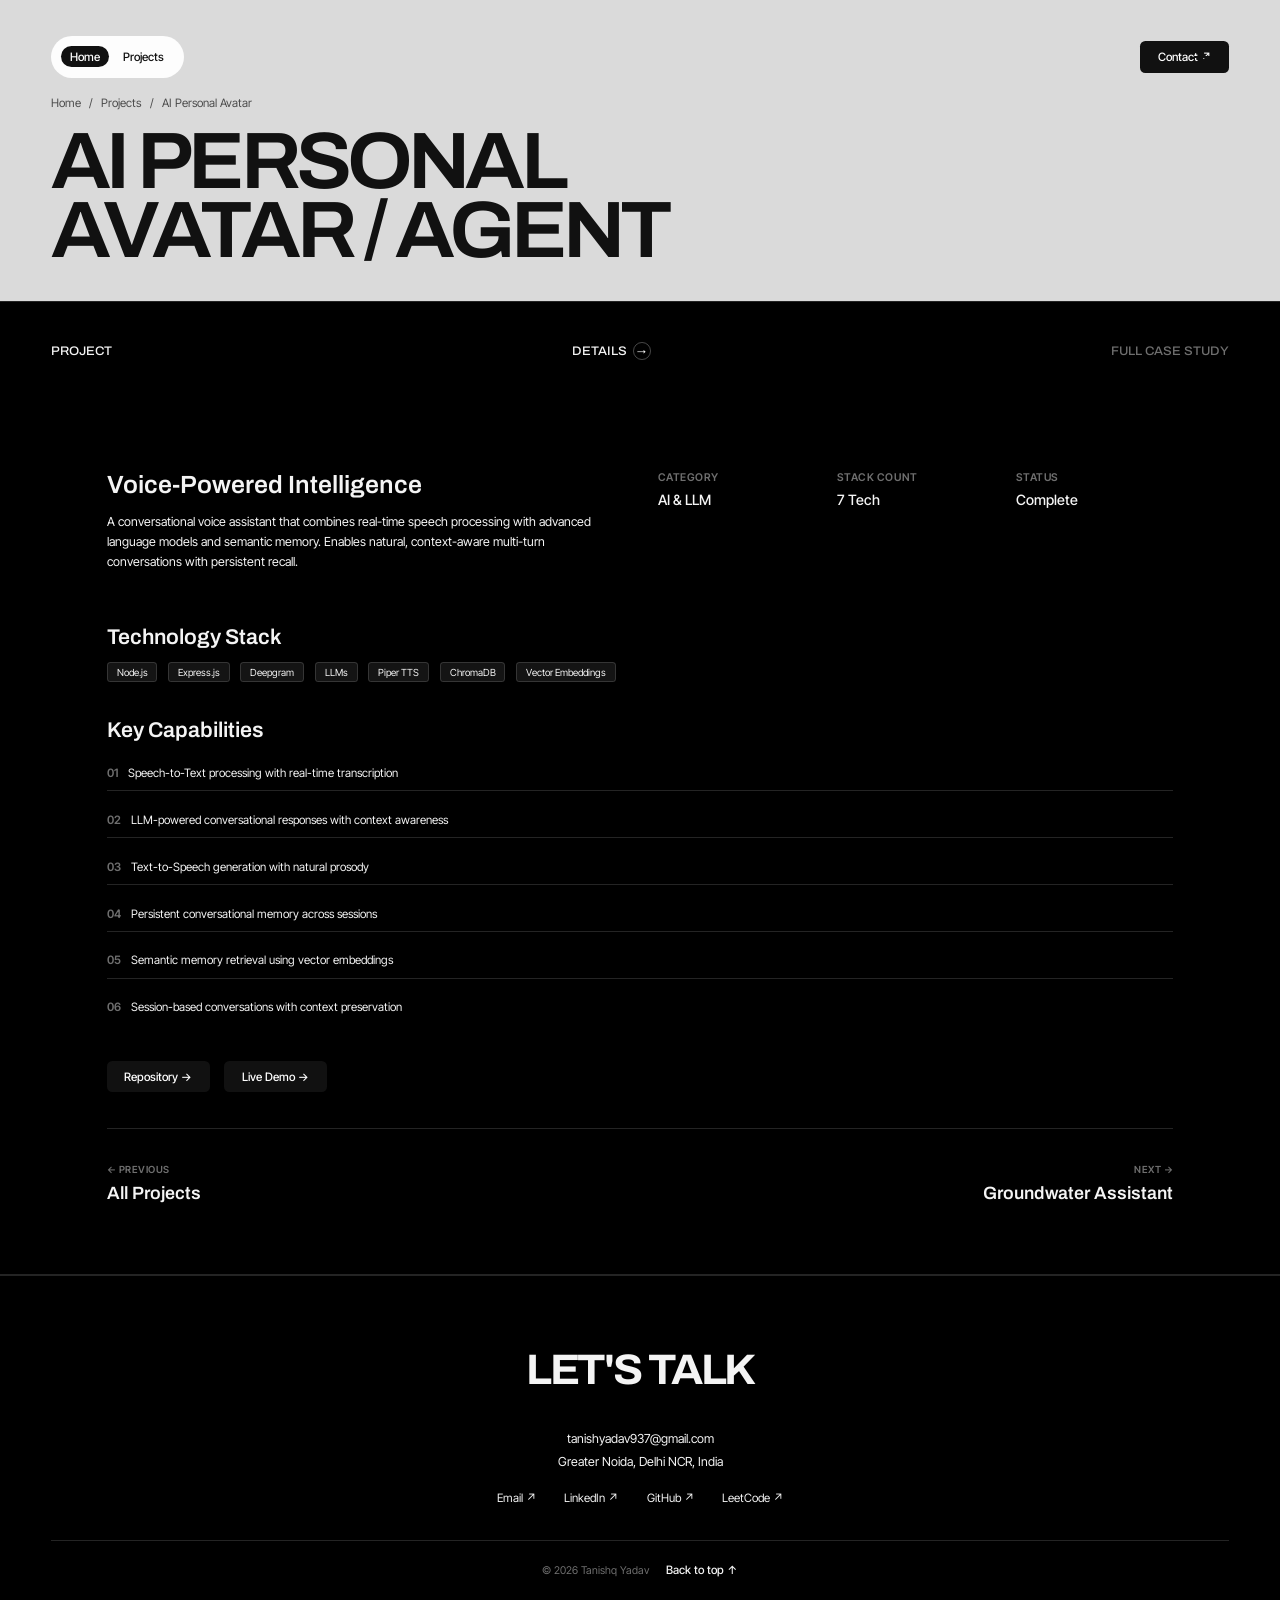
<file: projects/ai-personal-avatar.html>
<!DOCTYPE html>
<html lang="en">
<head>
  <meta charset="UTF-8">
  <meta name="viewport" content="width=device-width, initial-scale=1.0">
  <meta name="description" content="AI Personal Avatar / Agent - Memory-enabled conversational voice assistant with LLMs and semantic memory.">
  <title>AI Personal Avatar / Agent | Tanishq Yadav</title>
  <link rel="canonical" href="https://tanishqyadav.dev/projects/ai-personal-avatar.html">
  <link rel="preconnect" href="https://fonts.googleapis.com">
  <link rel="preconnect" href="https://fonts.gstatic.com" crossorigin>
  <link href="https://fonts.googleapis.com/css2?family=Inter+Tight:wght@100..900&family=Archivo:wdth,wght@62..125,100..900&display=swap" rel="stylesheet">
  <link rel="stylesheet" href="../../assets/style.css">
  <style>
    .project-detail-intro {
      display: grid;
      grid-template-columns: 1fr 1fr;
      gap: calc(40 * var(--u));
      margin-bottom: calc(60 * var(--u));
    }

    .project-detail-text h2 {
      font-family: 'Archivo', system-ui, -apple-system, sans-serif;
      font-size: calc(28 * var(--u));
      font-weight: 600;
      margin-bottom: calc(16 * var(--u));
    }

    @media (max-width: 760px) {
      .project-detail-intro {
        grid-template-columns: 1fr;
      }
    }
  </style>
</head>
<body>
  <a href="#main" class="visually-hidden">Skip to content</a>

  <!-- HEADER -->
  <header class="header">
    <div class="header-top">
      <nav class="header-nav" aria-label="Main navigation">
        <a href="/" class="nav-link" data-section="home">Home</a>
        <a href="/projects.html" class="nav-link" data-section="projects">Projects</a>
      </nav>
      <a href="/contact.html" class="header-cta">Contact ↗</a>
      <button class="header-brand-menu" aria-label="Menu" aria-expanded="false">
        <div class="menu-line"></div>
        <div class="menu-line"></div>
      </button>
    </div>
    <div class="breadcrumb">
      <a href="/">Home</a> <span>/</span> <a href="/projects.html">Projects</a> <span>/</span> AI Personal Avatar
    </div>
    <h1 class="page-title">
      <span class="page-title-line">AI PERSONAL</span>
      <span class="page-title-line">AVATAR / AGENT</span>
    </h1>
  </header>

  <!-- MENU OVERLAY -->
  <nav class="menu-overlay" aria-label="Full page menu">
    <button class="menu-overlay-close" aria-label="Close menu">✕</button>
    <ul class="menu-list">
      <li><a href="/">Home</a></li>
      <li><a href="/projects.html">All Projects</a></li>
      <li><a href="/projects/ai-personal-avatar.html">AI Personal Avatar</a></li>
      <li><a href="/projects/groundwater-assistant.html">Groundwater Assistant</a></li>
      <li><a href="/projects/carbon-registry.html">Carbon Registry</a></li>
      <li><a href="/projects/road-mapping-ai-pathfinding.html">Road Mapping AI</a></li>
      <li><a href="/projects/centinela-bayora.html">CENTINELA / Bayora</a></li>
    </ul>
  </nav>

  <!-- BAR -->
  <div class="bar">
    <div class="bar-left">
      PROJECT
    </div>
    <div class="bar-middle">
      DETAILS <span class="bar-arrow">→</span>
    </div>
    <div class="bar-right">
      FULL CASE STUDY
    </div>
  </div>

  <!-- MAIN CONTENT -->
  <main id="main" class="section-block">
    <div class="section-content">
      <div class="project-detail-intro">
        <div class="project-detail-text">
          <h2>Voice-Powered Intelligence</h2>
          <p style="font-size: calc(14 * var(--u)); line-height: 1.6; color: var(--light-text);">
            A conversational voice assistant that combines real-time speech processing with advanced language models and semantic memory. Enables natural, context-aware multi-turn conversations with persistent recall.
          </p>
        </div>
        <div>
          <div class="project-meta-strip">
            <div class="meta-cell">
              <div class="meta-label">Category</div>
              <div class="meta-value">AI & LLM</div>
            </div>
            <div class="meta-cell">
              <div class="meta-label">Stack Count</div>
              <div class="meta-value">7 Tech</div>
            </div>
            <div class="meta-cell">
              <div class="meta-label">Status</div>
              <div class="meta-value">Complete</div>
            </div>
          </div>
        </div>
      </div>

      <div class="project-section">
        <h3 class="project-section-title">Technology Stack</h3>
        <div class="stack-chips" style="gap: calc(12 * var(--u));">
          <span class="stack-chip">Node.js</span>
          <span class="stack-chip">Express.js</span>
          <span class="stack-chip">Deepgram</span>
          <span class="stack-chip">LLMs</span>
          <span class="stack-chip">Piper TTS</span>
          <span class="stack-chip">ChromaDB</span>
          <span class="stack-chip">Vector Embeddings</span>
        </div>
      </div>

      <div class="project-section">
        <h3 class="project-section-title">Key Capabilities</h3>
        <div class="capabilities-list">
          <div class="capabilities-item">
            <div class="capabilities-number">01</div>
            <div>Speech-to-Text processing with real-time transcription</div>
          </div>
          <div class="capabilities-item">
            <div class="capabilities-number">02</div>
            <div>LLM-powered conversational responses with context awareness</div>
          </div>
          <div class="capabilities-item">
            <div class="capabilities-number">03</div>
            <div>Text-to-Speech generation with natural prosody</div>
          </div>
          <div class="capabilities-item">
            <div class="capabilities-number">04</div>
            <div>Persistent conversational memory across sessions</div>
          </div>
          <div class="capabilities-item">
            <div class="capabilities-number">05</div>
            <div>Semantic memory retrieval using vector embeddings</div>
          </div>
          <div class="capabilities-item">
            <div class="capabilities-number">06</div>
            <div>Session-based conversations with context preservation</div>
          </div>
        </div>
      </div>

      <div class="project-links-row">
        <a href="https://github.com/Tanishqyadav937/agent" target="_blank" rel="noopener" class="btn">Repository →</a>
        <a href="https://agentsubscription.vercel.app/" target="_blank" rel="noopener" class="btn">Live Demo →</a>
      </div>

      <div class="project-nav">
        <div class="project-nav-item">
          <div class="project-nav-label">← Previous</div>
          <a href="/projects.html" class="project-nav-link">All Projects</a>
        </div>
        <div class="project-nav-item" style="text-align: right;">
          <div class="project-nav-label">Next →</div>
          <a href="/projects/groundwater-assistant.html" class="project-nav-link">Groundwater Assistant</a>
        </div>
      </div>
    </div>
  </main>

  <!-- FOOTER -->
  <footer class="footer">
    <div class="footer-headline">LET'S TALK</div>
    <div class="footer-content">
      <div class="footer-contact">
        tanishyadav937@gmail.com<br>
        Greater Noida, Delhi NCR, India
      </div>
      <div class="footer-links">
        <a href="mailto:tanishyadav937@gmail.com" class="footer-link">Email ↗</a>
        <a href="https://www.linkedin.com/in/tanishq-yadav-a24656336/" target="_blank" rel="noopener" class="footer-link">LinkedIn ↗</a>
        <a href="https://github.com/Tanishqyadav937" target="_blank" rel="noopener" class="footer-link">GitHub ↗</a>
        <a href="https://leetcode.com/u/Tanishq_yadav/" target="_blank" rel="noopener" class="footer-link">LeetCode ↗</a>
      </div>
    </div>
    <div class="footer-copy">
      © 2026 Tanishq Yadav
      <a href="#top" class="back-to-top">Back to top ↑</a>
    </div>
  </footer>

  <script src="../../assets/app.js"></script>
</body>
</html>
</file>
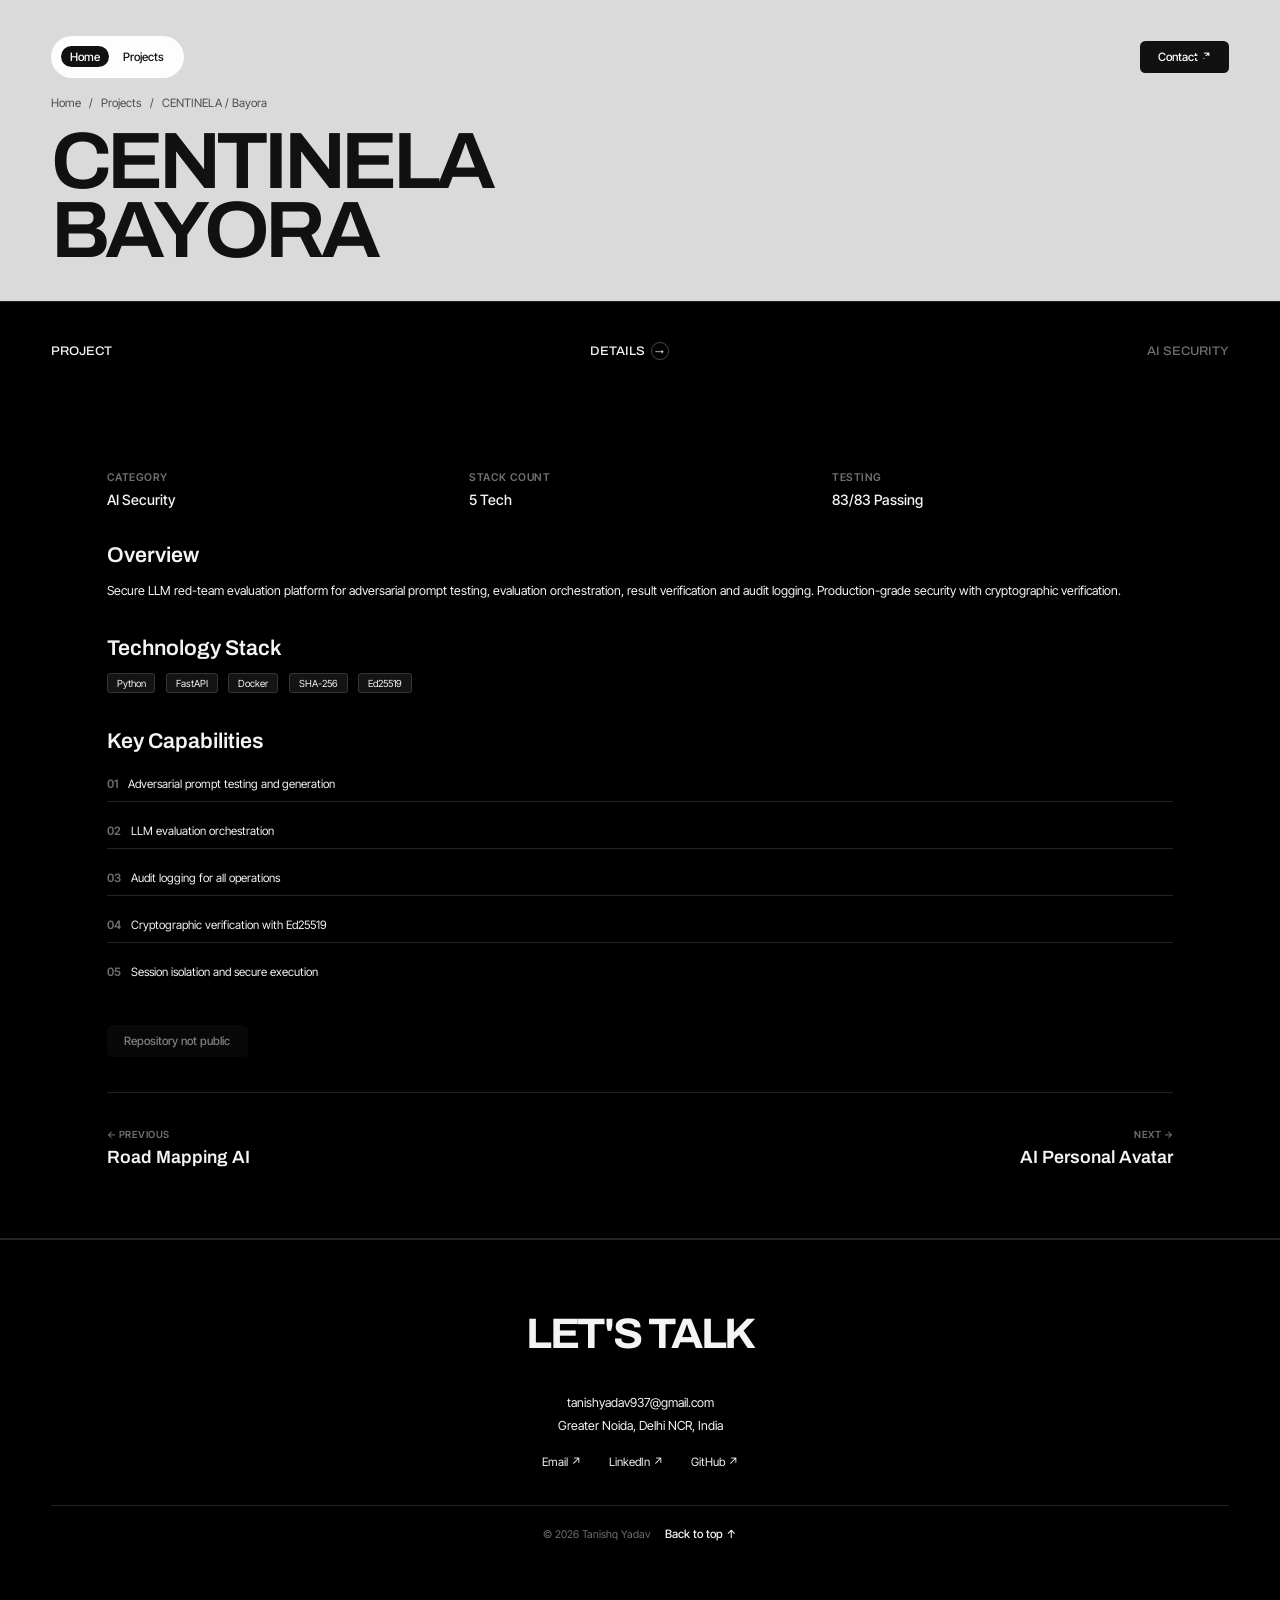
<file: projects/centinela-bayora.html>
<!DOCTYPE html>
<html lang="en">
<head>
  <meta charset="UTF-8">
  <meta name="viewport" content="width=device-width, initial-scale=1.0">
  <meta name="description" content="CENTINELA / Bayora - LLM security evaluation platform.">
  <title>CENTINELA / Bayora | Tanishq Yadav</title>
  <link rel="preconnect" href="https://fonts.googleapis.com">
  <link rel="preconnect" href="https://fonts.gstatic.com" crossorigin>
  <link href="https://fonts.googleapis.com/css2?family=Inter+Tight:wght@100..900&family=Archivo:wdth,wght@62..125,100..900&display=swap" rel="stylesheet">
  <link rel="stylesheet" href="../../assets/style.css">
</head>
<body>
  <a href="#main" class="visually-hidden">Skip to content</a>
  <header class="header">
    <div class="header-top">
      <nav class="header-nav" aria-label="Main navigation">
        <a href="/" class="nav-link">Home</a>
        <a href="/projects.html" class="nav-link">Projects</a>
      </nav>
      <a href="/contact.html" class="header-cta">Contact ↗</a>
      <button class="header-brand-menu" aria-label="Menu" aria-expanded="false">
        <div class="menu-line"></div>
        <div class="menu-line"></div>
      </button>
    </div>
    <div class="breadcrumb"><a href="/">Home</a> <span>/</span> <a href="/projects.html">Projects</a> <span>/</span> CENTINELA / Bayora</div>
    <h1 class="page-title"><span class="page-title-line">CENTINELA</span><span class="page-title-line">BAYORA</span></h1>
  </header>
  <nav class="menu-overlay" aria-label="Full page menu">
    <button class="menu-overlay-close" aria-label="Close menu">✕</button>
    <ul class="menu-list">
      <li><a href="/">Home</a></li>
      <li><a href="/projects.html">All Projects</a></li>
    </ul>
  </nav>
  <div class="bar">
    <div class="bar-left">PROJECT</div>
    <div class="bar-middle">DETAILS <span class="bar-arrow">→</span></div>
    <div class="bar-right">AI SECURITY</div>
  </div>
  <main id="main" class="section-block">
    <div class="section-content">
      <div class="project-meta-strip">
        <div class="meta-cell"><div class="meta-label">Category</div><div class="meta-value">AI Security</div></div>
        <div class="meta-cell"><div class="meta-label">Stack Count</div><div class="meta-value">5 Tech</div></div>
        <div class="meta-cell"><div class="meta-label">Testing</div><div class="meta-value">83/83 Passing</div></div>
      </div>
      <div class="project-section">
        <h3 class="project-section-title">Overview</h3>
        <p class="project-section-text">Secure LLM red-team evaluation platform for adversarial prompt testing, evaluation orchestration, result verification and audit logging. Production-grade security with cryptographic verification.</p>
      </div>
      <div class="project-section">
        <h3 class="project-section-title">Technology Stack</h3>
        <div class="stack-chips" style="gap: calc(12 * var(--u));"><span class="stack-chip">Python</span><span class="stack-chip">FastAPI</span><span class="stack-chip">Docker</span><span class="stack-chip">SHA-256</span><span class="stack-chip">Ed25519</span></div>
      </div>
      <div class="project-section">
        <h3 class="project-section-title">Key Capabilities</h3>
        <div class="capabilities-list">
          <div class="capabilities-item"><div class="capabilities-number">01</div><div>Adversarial prompt testing and generation</div></div>
          <div class="capabilities-item"><div class="capabilities-number">02</div><div>LLM evaluation orchestration</div></div>
          <div class="capabilities-item"><div class="capabilities-number">03</div><div>Audit logging for all operations</div></div>
          <div class="capabilities-item"><div class="capabilities-number">04</div><div>Cryptographic verification with Ed25519</div></div>
          <div class="capabilities-item"><div class="capabilities-number">05</div><div>Session isolation and secure execution</div></div>
        </div>
      </div>
      <div class="project-links-row">
        <span class="btn btn-muted">Repository not public</span>
      </div>
      <div class="project-nav">
        <div class="project-nav-item">
          <div class="project-nav-label">← Previous</div>
          <a href="/projects/road-mapping-ai-pathfinding.html" class="project-nav-link">Road Mapping AI</a>
        </div>
        <div class="project-nav-item" style="text-align: right;">
          <div class="project-nav-label">Next →</div>
          <a href="/projects/ai-personal-avatar.html" class="project-nav-link">AI Personal Avatar</a>
        </div>
      </div>
    </div>
  </main>
  <footer class="footer">
    <div class="footer-headline">LET'S TALK</div>
    <div class="footer-content">
      <div class="footer-contact">tanishyadav937@gmail.com<br>Greater Noida, Delhi NCR, India</div>
      <div class="footer-links">
        <a href="mailto:tanishyadav937@gmail.com" class="footer-link">Email ↗</a>
        <a href="https://www.linkedin.com/in/tanishq-yadav-a24656336/" target="_blank" rel="noopener" class="footer-link">LinkedIn ↗</a>
        <a href="https://github.com/Tanishqyadav937" target="_blank" rel="noopener" class="footer-link">GitHub ↗</a>
      </div>
    </div>
    <div class="footer-copy">© 2026 Tanishq Yadav<a href="#top" class="back-to-top">Back to top ↑</a></div>
  </footer>
  <script src="../../assets/app.js"></script>
</body>
</html>
</file>
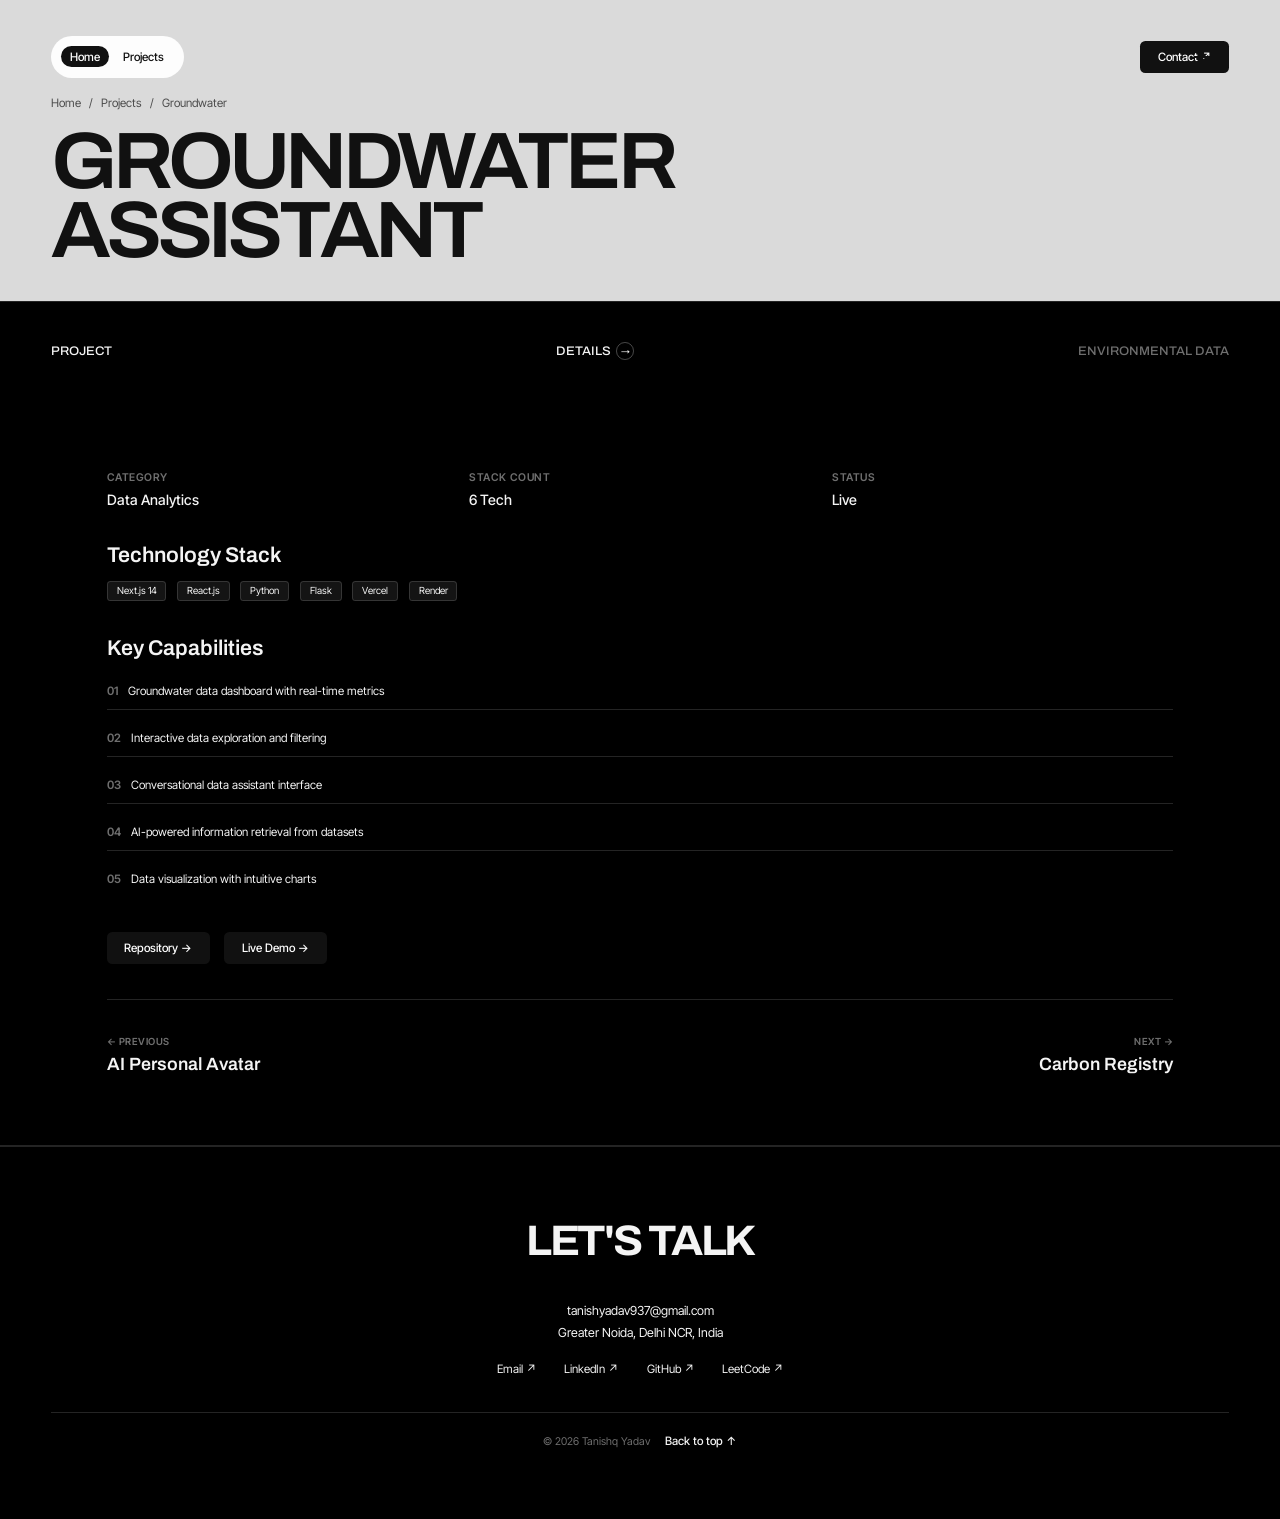
<file: projects/groundwater-assistant.html>
<!DOCTYPE html>
<html lang="en">
<head>
  <meta charset="UTF-8">
  <meta name="viewport" content="width=device-width, initial-scale=1.0">
  <meta name="description" content="Intelligent Groundwater Virtual Assistant - Interactive data platform with AI.">
  <title>Groundwater Assistant | Tanishq Yadav</title>
  <link rel="canonical" href="https://tanishqyadav.dev/projects/groundwater-assistant.html">
  <link rel="preconnect" href="https://fonts.googleapis.com">
  <link rel="preconnect" href="https://fonts.gstatic.com" crossorigin>
  <link href="https://fonts.googleapis.com/css2?family=Inter+Tight:wght@100..900&family=Archivo:wdth,wght@62..125,100..900&display=swap" rel="stylesheet">
  <link rel="stylesheet" href="../../assets/style.css">
</head>
<body>
  <a href="#main" class="visually-hidden">Skip to content</a>
  <header class="header">
    <div class="header-top">
      <nav class="header-nav" aria-label="Main navigation">
        <a href="/" class="nav-link" data-section="home">Home</a>
        <a href="/projects.html" class="nav-link" data-section="projects">Projects</a>
      </nav>
      <a href="/contact.html" class="header-cta">Contact ↗</a>
      <button class="header-brand-menu" aria-label="Menu" aria-expanded="false">
        <div class="menu-line"></div>
        <div class="menu-line"></div>
      </button>
    </div>
    <div class="breadcrumb"><a href="/">Home</a> <span>/</span> <a href="/projects.html">Projects</a> <span>/</span> Groundwater</div>
    <h1 class="page-title"><span class="page-title-line">GROUNDWATER</span><span class="page-title-line">ASSISTANT</span></h1>
  </header>
  <nav class="menu-overlay" aria-label="Full page menu">
    <button class="menu-overlay-close" aria-label="Close menu">✕</button>
    <ul class="menu-list">
      <li><a href="/">Home</a></li>
      <li><a href="/projects.html">All Projects</a></li>
      <li><a href="/projects/ai-personal-avatar.html">AI Personal Avatar</a></li>
      <li><a href="/projects/groundwater-assistant.html">Groundwater Assistant</a></li>
      <li><a href="/projects/carbon-registry.html">Carbon Registry</a></li>
      <li><a href="/projects/road-mapping-ai-pathfinding.html">Road Mapping AI</a></li>
      <li><a href="/projects/centinela-bayora.html">CENTINELA / Bayora</a></li>
    </ul>
  </nav>
  <div class="bar">
    <div class="bar-left">PROJECT</div>
    <div class="bar-middle">DETAILS <span class="bar-arrow">→</span></div>
    <div class="bar-right">ENVIRONMENTAL DATA</div>
  </div>
  <main id="main" class="section-block">
    <div class="section-content">
      <div class="project-meta-strip">
        <div class="meta-cell"><div class="meta-label">Category</div><div class="meta-value">Data Analytics</div></div>
        <div class="meta-cell"><div class="meta-label">Stack Count</div><div class="meta-value">6 Tech</div></div>
        <div class="meta-cell"><div class="meta-label">Status</div><div class="meta-value">Live</div></div>
      </div>
      <div class="project-section">
        <h3 class="project-section-title">Technology Stack</h3>
        <div class="stack-chips" style="gap: calc(12 * var(--u));"><span class="stack-chip">Next.js 14</span><span class="stack-chip">React.js</span><span class="stack-chip">Python</span><span class="stack-chip">Flask</span><span class="stack-chip">Vercel</span><span class="stack-chip">Render</span></div>
      </div>
      <div class="project-section">
        <h3 class="project-section-title">Key Capabilities</h3>
        <div class="capabilities-list">
          <div class="capabilities-item"><div class="capabilities-number">01</div><div>Groundwater data dashboard with real-time metrics</div></div>
          <div class="capabilities-item"><div class="capabilities-number">02</div><div>Interactive data exploration and filtering</div></div>
          <div class="capabilities-item"><div class="capabilities-number">03</div><div>Conversational data assistant interface</div></div>
          <div class="capabilities-item"><div class="capabilities-number">04</div><div>AI-powered information retrieval from datasets</div></div>
          <div class="capabilities-item"><div class="capabilities-number">05</div><div>Data visualization with intuitive charts</div></div>
        </div>
      </div>
      <div class="project-links-row">
        <a href="https://github.com/Tanishqyadav937/Intelligent-Groundwater-Virtual-Assistant" target="_blank" rel="noopener" class="btn">Repository →</a>
        <a href="https://intelligent-groundwater-virtual-ass.vercel.app/" target="_blank" rel="noopener" class="btn">Live Demo →</a>
      </div>
      <div class="project-nav">
        <div class="project-nav-item">
          <div class="project-nav-label">← Previous</div>
          <a href="/projects/ai-personal-avatar.html" class="project-nav-link">AI Personal Avatar</a>
        </div>
        <div class="project-nav-item" style="text-align: right;">
          <div class="project-nav-label">Next →</div>
          <a href="/projects/carbon-registry.html" class="project-nav-link">Carbon Registry</a>
        </div>
      </div>
    </div>
  </main>
  <footer class="footer">
    <div class="footer-headline">LET'S TALK</div>
    <div class="footer-content">
      <div class="footer-contact">tanishyadav937@gmail.com<br>Greater Noida, Delhi NCR, India</div>
      <div class="footer-links">
        <a href="mailto:tanishyadav937@gmail.com" class="footer-link">Email ↗</a>
        <a href="https://www.linkedin.com/in/tanishq-yadav-a24656336/" target="_blank" rel="noopener" class="footer-link">LinkedIn ↗</a>
        <a href="https://github.com/Tanishqyadav937" target="_blank" rel="noopener" class="footer-link">GitHub ↗</a>
        <a href="https://leetcode.com/u/Tanishq_yadav/" target="_blank" rel="noopener" class="footer-link">LeetCode ↗</a>
      </div>
    </div>
    <div class="footer-copy">© 2026 Tanishq Yadav<a href="#top" class="back-to-top">Back to top ↑</a></div>
  </footer>
  <script src="../../assets/app.js"></script>
</body>
</html>
</file>
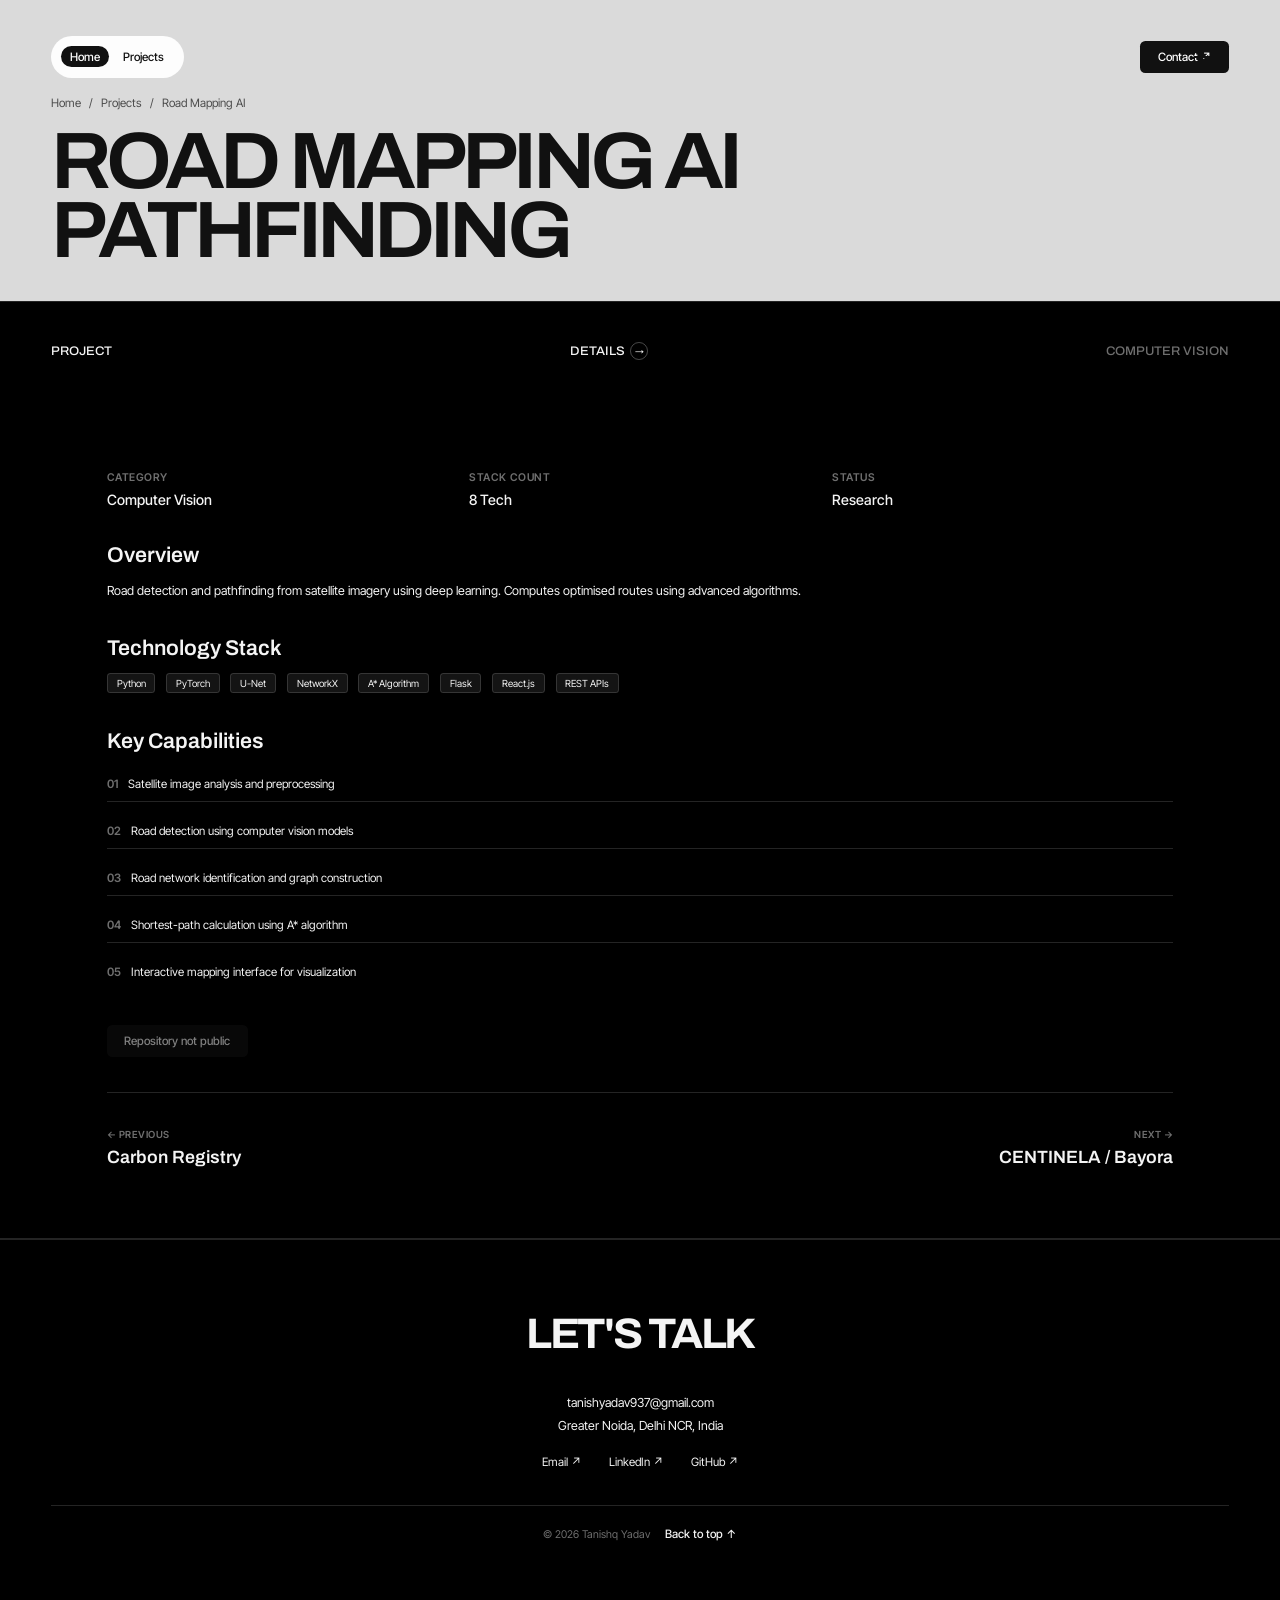
<file: projects/road-mapping-ai-pathfinding.html>
<!DOCTYPE html>
<html lang="en">
<head>
  <meta charset="UTF-8">
  <meta name="viewport" content="width=device-width, initial-scale=1.0">
  <meta name="description" content="Road Mapping AI - Computer vision and geospatial AI for pathfinding.">
  <title>Road Mapping AI | Tanishq Yadav</title>
  <link rel="preconnect" href="https://fonts.googleapis.com">
  <link rel="preconnect" href="https://fonts.gstatic.com" crossorigin>
  <link href="https://fonts.googleapis.com/css2?family=Inter+Tight:wght@100..900&family=Archivo:wdth,wght@62..125,100..900&display=swap" rel="stylesheet">
  <link rel="stylesheet" href="../../assets/style.css">
</head>
<body>
  <a href="#main" class="visually-hidden">Skip to content</a>
  <header class="header">
    <div class="header-top">
      <nav class="header-nav" aria-label="Main navigation">
        <a href="/" class="nav-link">Home</a>
        <a href="/projects.html" class="nav-link">Projects</a>
      </nav>
      <a href="/contact.html" class="header-cta">Contact ↗</a>
      <button class="header-brand-menu" aria-label="Menu" aria-expanded="false">
        <div class="menu-line"></div>
        <div class="menu-line"></div>
      </button>
    </div>
    <div class="breadcrumb"><a href="/">Home</a> <span>/</span> <a href="/projects.html">Projects</a> <span>/</span> Road Mapping AI</div>
    <h1 class="page-title"><span class="page-title-line">ROAD MAPPING AI</span><span class="page-title-line">PATHFINDING</span></h1>
  </header>
  <nav class="menu-overlay" aria-label="Full page menu">
    <button class="menu-overlay-close" aria-label="Close menu">✕</button>
    <ul class="menu-list">
      <li><a href="/">Home</a></li>
      <li><a href="/projects.html">All Projects</a></li>
    </ul>
  </nav>
  <div class="bar">
    <div class="bar-left">PROJECT</div>
    <div class="bar-middle">DETAILS <span class="bar-arrow">→</span></div>
    <div class="bar-right">COMPUTER VISION</div>
  </div>
  <main id="main" class="section-block">
    <div class="section-content">
      <div class="project-meta-strip">
        <div class="meta-cell"><div class="meta-label">Category</div><div class="meta-value">Computer Vision</div></div>
        <div class="meta-cell"><div class="meta-label">Stack Count</div><div class="meta-value">8 Tech</div></div>
        <div class="meta-cell"><div class="meta-label">Status</div><div class="meta-value">Research</div></div>
      </div>
      <div class="project-section">
        <h3 class="project-section-title">Overview</h3>
        <p class="project-section-text">Road detection and pathfinding from satellite imagery using deep learning. Computes optimised routes using advanced algorithms.</p>
      </div>
      <div class="project-section">
        <h3 class="project-section-title">Technology Stack</h3>
        <div class="stack-chips" style="gap: calc(12 * var(--u));"><span class="stack-chip">Python</span><span class="stack-chip">PyTorch</span><span class="stack-chip">U-Net</span><span class="stack-chip">NetworkX</span><span class="stack-chip">A* Algorithm</span><span class="stack-chip">Flask</span><span class="stack-chip">React.js</span><span class="stack-chip">REST APIs</span></div>
      </div>
      <div class="project-section">
        <h3 class="project-section-title">Key Capabilities</h3>
        <div class="capabilities-list">
          <div class="capabilities-item"><div class="capabilities-number">01</div><div>Satellite image analysis and preprocessing</div></div>
          <div class="capabilities-item"><div class="capabilities-number">02</div><div>Road detection using computer vision models</div></div>
          <div class="capabilities-item"><div class="capabilities-number">03</div><div>Road network identification and graph construction</div></div>
          <div class="capabilities-item"><div class="capabilities-number">04</div><div>Shortest-path calculation using A* algorithm</div></div>
          <div class="capabilities-item"><div class="capabilities-number">05</div><div>Interactive mapping interface for visualization</div></div>
        </div>
      </div>
      <div class="project-links-row">
        <span class="btn btn-muted">Repository not public</span>
      </div>
      <div class="project-nav">
        <div class="project-nav-item">
          <div class="project-nav-label">← Previous</div>
          <a href="/projects/carbon-registry.html" class="project-nav-link">Carbon Registry</a>
        </div>
        <div class="project-nav-item" style="text-align: right;">
          <div class="project-nav-label">Next →</div>
          <a href="/projects/centinela-bayora.html" class="project-nav-link">CENTINELA / Bayora</a>
        </div>
      </div>
    </div>
  </main>
  <footer class="footer">
    <div class="footer-headline">LET'S TALK</div>
    <div class="footer-content">
      <div class="footer-contact">tanishyadav937@gmail.com<br>Greater Noida, Delhi NCR, India</div>
      <div class="footer-links">
        <a href="mailto:tanishyadav937@gmail.com" class="footer-link">Email ↗</a>
        <a href="https://www.linkedin.com/in/tanishq-yadav-a24656336/" target="_blank" rel="noopener" class="footer-link">LinkedIn ↗</a>
        <a href="https://github.com/Tanishqyadav937" target="_blank" rel="noopener" class="footer-link">GitHub ↗</a>
      </div>
    </div>
    <div class="footer-copy">© 2026 Tanishq Yadav<a href="#top" class="back-to-top">Back to top ↑</a></div>
  </footer>
  <script src="../../assets/app.js"></script>
</body>
</html>
</file>
<file: assets/style.css>
* {
  margin: 0;
  padding: 0;
  box-sizing: border-box;
}

:root {
  --u: min(100vw / 1440, 1.333px);
  --hero-bg: #dadada;
  --hero-text: #111;
  --dark-bg: #000;
  --light-text: #f4f4f4;
  --statement-grey: #6f6f6f;
  --card-light: #cdcdcd;
  --card-dark: #262626;
  --card-avatar: #d6d6d6;
  --hairline: rgba(255, 255, 255, 0.28);
  --hairline-light: rgba(255, 255, 255, 0.14);
}

@media (max-width: 760px) {
  :root {
    --u: 100vw / 390;
  }
}

html {
  scroll-behavior: smooth;
}

body {
  font-family: 'Inter Tight', system-ui, -apple-system, sans-serif;
  background: #000;
  color: #f4f4f4;
  overflow-x: hidden;
}

a {
  color: inherit;
  text-decoration: none;
}

img {
  display: block;
  max-width: 100%;
  height: auto;
}

/* ===== UTILITIES ===== */
.visually-hidden {
  position: absolute;
  width: 1px;
  height: 1px;
  padding: 0;
  margin: -1px;
  overflow: hidden;
  clip: rect(0, 0, 0, 0);
  white-space: nowrap;
  border-width: 0;
}

button:focus-visible,
a:focus-visible {
  outline: 2px solid white;
  outline-offset: 2px;
}

/* ===== HERO (HOME PAGE ONLY) ===== */
.hero {
  position: relative;
  width: 100%;
  height: calc(938 * var(--u));
  background: var(--hero-bg);
  color: var(--hero-text);
  overflow: hidden;
  display: flex;
  align-items: center;
  justify-content: center;
}

.hero-bg-photo {
  position: absolute;
  top: 0;
  left: 50%;
  transform: translateX(-50%);
  width: 100%;
  height: 100%;
  object-fit: cover;
  opacity: 0;
  filter: blur(10px);
  animation: heroPhotoIn 1.3s ease-out forwards;
  animation-delay: 0.3s;
}

@keyframes heroPhotoIn {
  from {
    opacity: 0;
    transform: translateX(-50%) translateY(40px);
    filter: blur(10px);
  }
  to {
    opacity: 1;
    transform: translateX(-50%) translateY(0);
    filter: blur(0);
  }
}

.hero-nav {
  position: absolute;
  top: calc(61 * var(--u));
  left: calc(57 * var(--u));
  display: flex;
  align-items: center;
  gap: calc(6 * var(--u));
  background: rgba(255, 255, 255, 0.95);
  padding: calc(6 * var(--u)) calc(12 * var(--u));
  border-radius: calc(48 * var(--u) / 2);
  height: calc(48 * var(--u));
  z-index: 10;
  animation: dropIn 0.8s cubic-bezier(0.34, 1.56, 0.64, 1) forwards;
}

@keyframes dropIn {
  from {
    opacity: 0;
    transform: translateY(-20px);
  }
  to {
    opacity: 1;
    transform: translateY(0);
  }
}

.nav-link {
  font-size: calc(13 * var(--u));
  font-weight: 500;
  color: var(--hero-text);
  padding: calc(4 * var(--u)) calc(10 * var(--u));
  position: relative;
  border-radius: calc(24 * var(--u));
  transition: all 0.3s ease;
  cursor: pointer;
  border: none;
  background: transparent;
  font-family: 'Inter Tight', system-ui, -apple-system, sans-serif;
}

.nav-link.active {
  background: var(--hero-text);
  color: white;
}

.nav-link:hover:not(.active) {
  background: rgba(0, 0, 0, 0.1);
}

/* ===== HEADER (SUB-PAGES) ===== */
.header {
  background: var(--hero-bg);
  color: var(--hero-text);
  padding: calc(40 * var(--u)) calc(57 * var(--u));
  position: relative;
  z-index: 5;
  display: flex;
  flex-direction: column;
  gap: calc(20 * var(--u));
}

.header-top {
  display: flex;
  align-items: center;
  justify-content: space-between;
}

.header-nav {
  display: flex;
  align-items: center;
  gap: calc(6 * var(--u));
  background: rgba(255, 255, 255, 0.95);
  padding: calc(6 * var(--u)) calc(12 * var(--u));
  border-radius: calc(48 * var(--u) / 2);
  height: calc(48 * var(--u));
}

.header-nav .nav-link {
  font-size: calc(13 * var(--u));
  font-weight: 500;
  padding: calc(4 * var(--u)) calc(10 * var(--u));
}

.header-cta {
  background: var(--hero-text);
  color: white;
  padding: calc(10 * var(--u)) calc(20 * var(--u));
  border-radius: calc(6 * var(--u));
  font-size: calc(13 * var(--u));
  font-weight: 500;
  border: none;
  cursor: pointer;
  text-decoration: none;
  display: inline-flex;
  align-items: center;
  gap: calc(6 * var(--u));
  transition: transform 0.2s ease;
}

.header-cta:hover {
  transform: translateY(-1px);
}

.header-brand-menu {
  width: calc(40 * var(--u));
  height: calc(40 * var(--u));
  background: transparent;
  border: none;
  cursor: pointer;
  display: flex;
  flex-direction: column;
  justify-content: center;
  gap: calc(6 * var(--u));
  position: absolute;
  top: calc(40 * var(--u));
  right: calc(57 * var(--u));
}

.menu-line {
  width: calc(24 * var(--u));
  height: 2px;
  background: var(--hero-text);
  transition: transform 0.3s ease;
}

.header-brand-menu.active .menu-line:nth-child(1) {
  transform: rotate(45deg) translateY(10px);
}

.header-brand-menu.active .menu-line:nth-child(2) {
  transform: rotate(-45deg) translateY(-10px);
}

.breadcrumb {
  font-size: calc(13 * var(--u));
  font-weight: 400;
  opacity: 0.7;
}

.breadcrumb a {
  text-decoration: none;
  transition: opacity 0.2s ease;
}

.breadcrumb a:hover {
  opacity: 0.9;
}

.breadcrumb span {
  margin: 0 calc(6 * var(--u));
}

.page-title {
  font-family: 'Archivo', system-ui, -apple-system, sans-serif;
  font-size: calc(90 * var(--u));
  font-weight: 640;
  font-variation-settings: 'wdth' 104;
  line-height: 0.86;
  letter-spacing: -0.06em;
  text-transform: uppercase;
  overflow: hidden;
}

.page-title-line {
  display: block;
  animation: titleLineRise 1s cubic-bezier(0.34, 1.56, 0.64, 1) forwards;
}

.page-title-line:nth-child(1) {
  animation-delay: 0s;
}

.page-title-line:nth-child(2) {
  animation-delay: 0.11s;
}

@keyframes titleLineRise {
  from {
    opacity: 0;
    transform: translateY(60px);
  }
  to {
    opacity: 1;
    transform: translateY(0);
  }
}

/* ===== NAV MENU OVERLAY ===== */
.menu-overlay {
  position: fixed;
  top: 0;
  left: 0;
  width: 100%;
  height: 100%;
  background: #000;
  z-index: 1000;
  display: none;
  flex-direction: column;
  padding: calc(40 * var(--u));
  overflow-y: auto;
  opacity: 0;
  transition: opacity 0.25s ease;
}

.menu-overlay.active {
  display: flex;
  opacity: 1;
}

.menu-overlay-close {
  position: absolute;
  top: calc(30 * var(--u));
  right: calc(30 * var(--u));
  width: calc(40 * var(--u));
  height: calc(40 * var(--u));
  background: transparent;
  border: none;
  color: white;
  font-size: calc(24 * var(--u));
  cursor: pointer;
  display: flex;
  align-items: center;
  justify-content: center;
}

.menu-overlay-close:focus-visible {
  outline: 2px solid white;
  outline-offset: 4px;
}

.menu-list {
  display: flex;
  flex-direction: column;
  gap: calc(20 * var(--u));
  list-style: none;
  margin-top: calc(60 * var(--u));
}

.menu-list li a {
  font-family: 'Archivo', system-ui, -apple-system, sans-serif;
  font-size: calc(48 * var(--u));
  font-weight: 600;
  font-variation-settings: 'wdth' 104;
  color: white;
  text-decoration: none;
  transition: opacity 0.2s ease;
  display: block;
}

.menu-list li a:hover {
  opacity: 0.7;
}

/* ===== BAR ===== */
.bar {
  width: 100%;
  height: calc(111 * var(--u));
  background: #000;
  border-top: 1px solid var(--hairline-light);
  color: var(--light-text);
  display: flex;
  align-items: center;
  justify-content: space-between;
  padding: 0 calc(57 * var(--u));
  font-family: 'Archivo', system-ui, -apple-system, sans-serif;
  font-size: calc(14 * var(--u));
  font-weight: 500;
  font-variation-settings: 'wdth' 104;
  gap: calc(40 * var(--u));
}

.bar-left, .bar-middle, .bar-right {
  display: flex;
  align-items: center;
  gap: calc(6 * var(--u));
}

.bar-left {
  flex: 0 0 auto;
}

.bar-middle {
  flex: 1;
  justify-content: center;
}

.bar-right {
  flex: 0 0 auto;
  color: var(--statement-grey);
}

.bar-analyst-grey {
  color: var(--statement-grey);
}

.bar-arrow {
  display: inline-flex;
  align-items: center;
  justify-content: center;
  width: calc(20 * var(--u));
  height: calc(20 * var(--u));
  border: 1px solid var(--hairline);
  border-radius: 50%;
  font-size: calc(10 * var(--u));
}

/* ===== STATEMENT SECTION ===== */
.statement-section {
  width: 100%;
  background: #000;
  padding: calc(170 * var(--u)) 0 calc(230 * var(--u)) 0;
  display: flex;
  flex-direction: column;
  align-items: center;
  text-align: center;
  border-bottom: 1px solid var(--hairline-light);
}

.statement-text {
  font-family: 'Archivo', system-ui, -apple-system, sans-serif;
  font-size: calc(52 * var(--u));
  font-weight: 500;
  line-height: 1.33;
  letter-spacing: -0.028em;
  width: calc(830 * var(--u));
  max-width: 90vw;
  color: var(--statement-grey);
  margin-bottom: calc(150 * var(--u));
}

.statement-text span {
  display: inline;
  transition: color 0.3s ease;
}

.statement-subtext {
  font-family: 'Inter Tight', system-ui, -apple-system, sans-serif;
  font-size: calc(23 * var(--u));
  font-weight: 400;
  line-height: 1.4;
  color: var(--light-text);
  max-width: calc(600 * var(--u));
}

.statement-subtext .grey {
  color: var(--statement-grey);
}

/* ===== CONTENT SECTIONS ===== */
.section-block {
  width: 100%;
  background: #000;
  color: var(--light-text);
  padding: calc(80 * var(--u)) calc(57 * var(--u));
  border-bottom: 1px solid var(--hairline-light);
}

.section-heading {
  font-family: 'Archivo', system-ui, -apple-system, sans-serif;
  font-size: calc(48 * var(--u));
  font-weight: 600;
  font-variation-settings: 'wdth' 104;
  margin-bottom: calc(40 * var(--u));
  text-transform: uppercase;
  display: flex;
  align-items: center;
  justify-content: space-between;
  gap: calc(20 * var(--u));
}

.view-all-link {
  font-family: 'Inter Tight', system-ui, -apple-system, sans-serif;
  font-size: calc(13 * var(--u));
  font-weight: 500;
  text-decoration: none;
  color: var(--light-text);
  white-space: nowrap;
  opacity: 0.7;
  transition: opacity 0.2s ease;
}

.view-all-link:hover {
  opacity: 1;
}

.section-content {
  max-width: calc(1200 * var(--u));
  margin: 0 auto;
}

/* ===== TABLES ===== */
.skills-table,
.cert-table,
.content-table {
  width: 100%;
  border-collapse: collapse;
  font-size: calc(13 * var(--u));
}

.skills-table th,
.skills-table td,
.cert-table th,
.cert-table td,
.content-table th,
.content-table td {
  text-align: left;
  padding: calc(16 * var(--u)) calc(24 * var(--u));
  border-bottom: 1px solid var(--hairline-light);
}

.skills-table th,
.cert-table th,
.content-table th {
  font-weight: 600;
  color: var(--light-text);
  background: rgba(255, 255, 255, 0.03);
}

.skills-table td,
.cert-table td,
.content-table td {
  color: var(--light-text);
}

.skills-table tr:last-child td,
.cert-table tr:last-child td,
.content-table tr:last-child td {
  border-bottom: none;
}

.skills-table tr:hover,
.content-table tr:hover {
  background: rgba(255, 255, 255, 0.05);
}

/* ===== BUTTONS & LINKS ===== */
.btn {
  background: var(--hero-text);
  color: white;
  border: none;
  padding: calc(10 * var(--u)) calc(20 * var(--u));
  border-radius: calc(6 * var(--u));
  font-size: calc(13 * var(--u));
  font-weight: 500;
  font-family: 'Inter Tight', system-ui, -apple-system, sans-serif;
  cursor: pointer;
  transition: transform 0.2s ease;
  text-decoration: none;
  display: inline-flex;
  align-items: center;
  gap: calc(6 * var(--u));
}

.btn:hover {
  transform: translateY(-1px);
}

.btn-secondary {
  background: transparent;
  color: var(--light-text);
  border: 1px solid var(--hairline);
}

.btn-secondary:hover {
  background: rgba(255, 255, 255, 0.1);
}

.btn-muted {
  opacity: 0.5;
  cursor: default;
  pointer-events: none;
}

/* ===== CHIPS & TAGS ===== */
.chip {
  background: rgba(255, 255, 255, 0.1);
  border: 1px solid var(--hairline-light);
  padding: calc(8 * var(--u)) calc(16 * var(--u));
  border-radius: calc(20 * var(--u));
  font-size: calc(12 * var(--u));
  color: var(--light-text);
  display: inline-block;
  cursor: pointer;
  transition: all 0.2s ease;
}

.chip.active {
  background: white;
  color: var(--hero-text);
  border-color: white;
}

.chip:hover:not(.disabled) {
  background: rgba(255, 255, 255, 0.2);
}

.tag {
  background: transparent;
  border: none;
  padding: 0;
  font-size: calc(11 * var(--u));
  font-weight: 600;
  color: var(--statement-grey);
  text-transform: uppercase;
  letter-spacing: 0.05em;
  display: inline-block;
  margin-right: calc(12 * var(--u));
}

/* ===== PROJECTS LAYOUT ===== */
.project-row {
  display: grid;
  grid-template-columns: calc(50 * var(--u)) 1fr;
  gap: calc(40 * var(--u));
  padding: calc(32 * var(--u)) 0;
  border-bottom: 1px solid var(--hairline-light);
  transition: transform 0.3s ease;
  align-items: start;
  cursor: pointer;
  text-decoration: none;
  color: inherit;
}

.project-row:hover {
  transform: translateY(-6px);
}

.project-row:last-child {
  border-bottom: none;
}

.project-row.hidden {
  display: none;
}

.project-number {
  font-family: 'Archivo', system-ui, -apple-system, sans-serif;
  font-size: calc(36 * var(--u));
  font-weight: 700;
  color: var(--statement-grey);
}

.project-content {
  display: flex;
  flex-direction: column;
  gap: calc(12 * var(--u));
}

.project-title {
  font-family: 'Archivo', system-ui, -apple-system, sans-serif;
  font-size: calc(20 * var(--u));
  font-weight: 600;
  font-variation-settings: 'wdth' 104;
}

.project-tagline {
  font-size: calc(14 * var(--u));
  color: var(--statement-grey);
  font-weight: 500;
}

.project-description {
  font-size: calc(14 * var(--u));
  line-height: 1.6;
  color: var(--light-text);
}

.project-stack {
  font-size: calc(13 * var(--u));
  color: var(--statement-grey);
}

.stack-chips {
  display: flex;
  gap: calc(6 * var(--u));
  flex-wrap: wrap;
}

.stack-chip {
  background: rgba(255, 255, 255, 0.08);
  border: 1px solid var(--hairline-light);
  padding: calc(4 * var(--u)) calc(10 * var(--u));
  border-radius: calc(4 * var(--u));
  font-size: calc(11 * var(--u));
  color: var(--light-text);
}

/* ===== PROJECT DETAIL PAGE ===== */
.project-detail-header {
  background: var(--hero-bg);
  color: var(--hero-text);
  padding: calc(40 * var(--u)) calc(57 * var(--u));
  display: flex;
  flex-direction: column;
  gap: calc(20 * var(--u));
}

.project-detail-img {
  width: 100%;
  max-width: calc(900 * var(--u));
  height: auto;
  border-radius: calc(12 * var(--u));
  margin: calc(40 * var(--u)) auto;
}

.project-meta-strip {
  display: grid;
  grid-template-columns: repeat(3, 1fr);
  gap: calc(24 * var(--u));
  margin-bottom: calc(40 * var(--u));
}

.meta-cell {
  display: flex;
  flex-direction: column;
  gap: calc(8 * var(--u));
}

.meta-label {
  font-size: calc(12 * var(--u));
  font-weight: 600;
  text-transform: uppercase;
  letter-spacing: 0.05em;
  color: var(--statement-grey);
}

.meta-value {
  font-size: calc(16 * var(--u));
  font-weight: 500;
}

.project-section {
  margin-bottom: calc(40 * var(--u));
}

.project-section-title {
  font-family: 'Archivo', system-ui, -apple-system, sans-serif;
  font-size: calc(24 * var(--u));
  font-weight: 600;
  margin-bottom: calc(16 * var(--u));
}

.project-section-text {
  font-size: calc(14 * var(--u));
  line-height: 1.6;
  margin-bottom: calc(16 * var(--u));
}

.capabilities-list {
  display: flex;
  flex-direction: column;
  gap: calc(12 * var(--u));
  margin-top: calc(16 * var(--u));
}

.capabilities-item {
  padding: calc(12 * var(--u)) 0;
  border-bottom: 1px solid var(--hairline-light);
  font-size: calc(13 * var(--u));
  display: flex;
  gap: calc(12 * var(--u));
}

.capabilities-item:last-child {
  border-bottom: none;
}

.capabilities-number {
  flex: 0 0 auto;
  font-weight: 600;
  color: var(--statement-grey);
}

.project-links-row {
  display: flex;
  gap: calc(16 * var(--u));
  margin-bottom: calc(40 * var(--u));
}

.project-nav {
  display: grid;
  grid-template-columns: 1fr 1fr;
  gap: calc(40 * var(--u));
  padding-top: calc(40 * var(--u));
  border-top: 1px solid var(--hairline-light);
}

.project-nav-item {
  display: flex;
  flex-direction: column;
  gap: calc(8 * var(--u));
}

.project-nav-label {
  font-size: calc(11 * var(--u));
  font-weight: 600;
  text-transform: uppercase;
  letter-spacing: 0.05em;
  color: var(--statement-grey);
}

.project-nav-link {
  font-family: 'Archivo', system-ui, -apple-system, sans-serif;
  font-size: calc(20 * var(--u));
  font-weight: 600;
  text-decoration: none;
  color: var(--light-text);
  transition: color 0.2s ease;
}

.project-nav-link:hover {
  color: white;
}

/* ===== FOOTER ===== */
.footer {
  background: #000;
  color: var(--light-text);
  padding: calc(80 * var(--u)) calc(57 * var(--u));
  text-align: center;
  border-top: 1px solid var(--hairline-light);
}

.footer-headline {
  font-family: 'Archivo', system-ui, -apple-system, sans-serif;
  font-size: calc(48 * var(--u));
  font-weight: 700;
  font-variation-settings: 'wdth' 104;
  letter-spacing: -0.05em;
  margin-bottom: calc(40 * var(--u));
}

.footer-content {
  display: flex;
  flex-direction: column;
  align-items: center;
  gap: calc(20 * var(--u));
  margin-bottom: calc(40 * var(--u));
}

.footer-contact {
  font-size: calc(14 * var(--u));
  line-height: 1.8;
}

.footer-links {
  display: flex;
  gap: calc(32 * var(--u));
  justify-content: center;
  flex-wrap: wrap;
  font-size: calc(13 * var(--u));
}

.footer-link {
  text-decoration: none;
  transition: opacity 0.2s ease;
}

.footer-link:hover {
  opacity: 0.7;
}

.footer-copy {
  font-size: calc(12 * var(--u));
  color: var(--statement-grey);
  margin-top: calc(24 * var(--u));
  padding-top: calc(24 * var(--u));
  border-top: 1px solid var(--hairline-light);
}

.back-to-top {
  display: inline-block;
  text-decoration: none;
  color: var(--light-text);
  font-size: calc(13 * var(--u));
  font-weight: 500;
  transition: opacity 0.2s ease;
  margin-left: calc(16 * var(--u));
}

.back-to-top:hover {
  opacity: 0.7;
}

/* ===== 404 PAGE ===== */
.error-page {
  display: flex;
  flex-direction: column;
  align-items: center;
  justify-content: center;
  min-height: 80vh;
  padding: calc(60 * var(--u)) calc(30 * var(--u));
  text-align: center;
}

.error-number {
  font-family: 'Archivo', system-ui, -apple-system, sans-serif;
  font-size: calc(120 * var(--u));
  font-weight: 700;
  font-variation-settings: 'wdth' 104;
  line-height: 1;
  margin-bottom: calc(20 * var(--u));
}

.error-text {
  font-size: calc(20 * var(--u));
  margin-bottom: calc(40 * var(--u));
}

.error-actions {
  display: flex;
  gap: calc(16 * var(--u));
}

/* ===== CONTACT FORM ===== */
.contact-form {
  display: grid;
  grid-template-columns: 1fr 1fr;
  gap: calc(40 * var(--u));
}

.form-section {
  display: flex;
  flex-direction: column;
  gap: calc(24 * var(--u));
}

.form-group {
  display: flex;
  flex-direction: column;
  gap: calc(8 * var(--u));
}

.form-label {
  font-size: calc(13 * var(--u));
  font-weight: 500;
}

.form-input,
.form-select,
.form-textarea {
  background: rgba(255, 255, 255, 0.05);
  border: 1px solid var(--hairline-light);
  color: var(--light-text);
  padding: calc(12 * var(--u)) calc(16 * var(--u));
  border-radius: calc(6 * var(--u));
  font-size: calc(13 * var(--u));
  font-family: 'Inter Tight', system-ui, -apple-system, sans-serif;
  transition: all 0.2s ease;
}

.form-input:focus,
.form-select:focus,
.form-textarea:focus {
  outline: none;
  background: rgba(255, 255, 255, 0.1);
  border-color: white;
}

.form-textarea {
  min-height: calc(120 * var(--u));
  resize: vertical;
}

.form-error {
  font-size: calc(11 * var(--u));
  color: #ff6b6b;
  margin-top: -4px;
}

.form-honeypot {
  display: none;
}

.form-submit {
  background: white;
  color: var(--hero-text);
  padding: calc(12 * var(--u)) calc(32 * var(--u));
  border: none;
  border-radius: calc(6 * var(--u));
  font-size: calc(13 * var(--u));
  font-weight: 600;
  cursor: pointer;
  transition: all 0.2s ease;
  align-self: flex-start;
}

.form-submit:hover {
  transform: translateY(-2px);
}

.form-submit:disabled {
  opacity: 0.5;
  cursor: not-allowed;
  transform: none;
}

.form-success {
  background: rgba(76, 175, 80, 0.1);
  border: 1px solid rgba(76, 175, 80, 0.3);
  color: #4cb050;
  padding: calc(16 * var(--u));
  border-radius: calc(6 * var(--u));
  margin-bottom: calc(16 * var(--u));
  font-size: calc(13 * var(--u));
}

/* ===== TOAST ===== */
.toast {
  position: fixed;
  bottom: calc(20 * var(--u));
  right: calc(20 * var(--u));
  background: white;
  color: var(--hero-text);
  padding: calc(12 * var(--u)) calc(20 * var(--u));
  border-radius: calc(6 * var(--u));
  font-size: calc(12 * var(--u));
  animation: slideUp 0.3s ease;
  z-index: 999;
}

@keyframes slideUp {
  from {
    opacity: 0;
    transform: translateY(20px);
  }
  to {
    opacity: 1;
    transform: translateY(0);
  }
}

/* ===== FILTERS & ANIMATIONS ===== */
.filter-container {
  display: flex;
  gap: calc(12 * var(--u));
  flex-wrap: wrap;
  margin-bottom: calc(40 * var(--u));
}

.result-count {
  margin-bottom: calc(20 * var(--u));
  font-size: calc(13 * var(--u));
  color: var(--statement-grey);
}

.page-fade {
  animation: fadeIn 0.25s ease;
}

@keyframes fadeIn {
  from {
    opacity: 0;
    transform: translateY(10px);
  }
  to {
    opacity: 1;
    transform: translateY(0);
  }
}

/* ===== RESPONSIVE ===== */
@media (max-width: 760px) {
  :root {
    --u: 100vw / 390;
  }

  .hero-nav,
  .header-nav {
    position: static;
    flex-direction: column;
    width: 100%;
    gap: calc(12 * var(--u));
  }

  .nav-link {
    width: 100%;
    text-align: center;
  }

  .header-top {
    flex-direction: column;
    gap: calc(20 * var(--u));
  }

  .header {
    padding: calc(30 * var(--u)) calc(20 * var(--u));
  }

  .page-title {
    font-size: calc(45 * var(--u));
  }

  .bar {
    flex-direction: column;
    gap: calc(12 * var(--u));
    padding: calc(20 * var(--u));
    text-align: center;
  }

  .section-block {
    padding: calc(40 * var(--u)) calc(20 * var(--u));
  }

  .section-heading {
    flex-direction: column;
    align-items: flex-start;
  }

  .project-row {
    grid-template-columns: 1fr;
    gap: calc(16 * var(--u));
  }

  .contact-form {
    grid-template-columns: 1fr;
  }

  .project-nav {
    grid-template-columns: 1fr;
  }

  .project-meta-strip {
    grid-template-columns: 1fr;
  }

  .footer {
    padding: calc(40 * var(--u)) calc(20 * var(--u));
  }

  .footer-headline {
    font-size: calc(50 * var(--u));
  }

  .menu-list li a {
    font-size: calc(32 * var(--u));
  }

  .skills-table,
  .cert-table,
  .content-table {
    font-size: calc(12 * var(--u));
  }

  .skills-table th,
  .skills-table td,
  .cert-table th,
  .cert-table td,
  .content-table th,
  .content-table td {
    padding: calc(12 * var(--u)) calc(12 * var(--u));
  }

  .error-number {
    font-size: calc(80 * var(--u));
  }

  table {
    display: block;
    border: none;
  }

  thead {
    display: none;
  }

  tbody tr {
    display: block;
    border-bottom: 1px solid var(--hairline-light);
    padding: calc(16 * var(--u)) 0;
    margin-bottom: calc(16 * var(--u));
  }

  tbody td {
    display: flex;
    justify-content: space-between;
    padding: calc(8 * var(--u)) 0;
    border: none;
  }

  tbody td::before {
    content: attr(data-label);
    font-weight: 600;
    flex: 1;
    margin-right: calc(12 * var(--u));
  }
}

/* ===== REDUCED MOTION ===== */
@media (prefers-reduced-motion: reduce) {
  * {
    animation: none !important;
    transition: none !important;
  }
}

/* ===== PRINT ===== */
@media print {
  body {
    background: white;
    color: black;
  }

  .header,
  .footer,
  .bar,
  .hero-nav,
  .header-nav {
    display: none;
  }

  main {
    background: white;
  }

  a {
    color: black;
  }

  .page-break {
    page-break-after: always;
  }

  .section-block {
    page-break-inside: avoid;
    padding: calc(20 * var(--u));
    border: none;
  }
}
</file>
